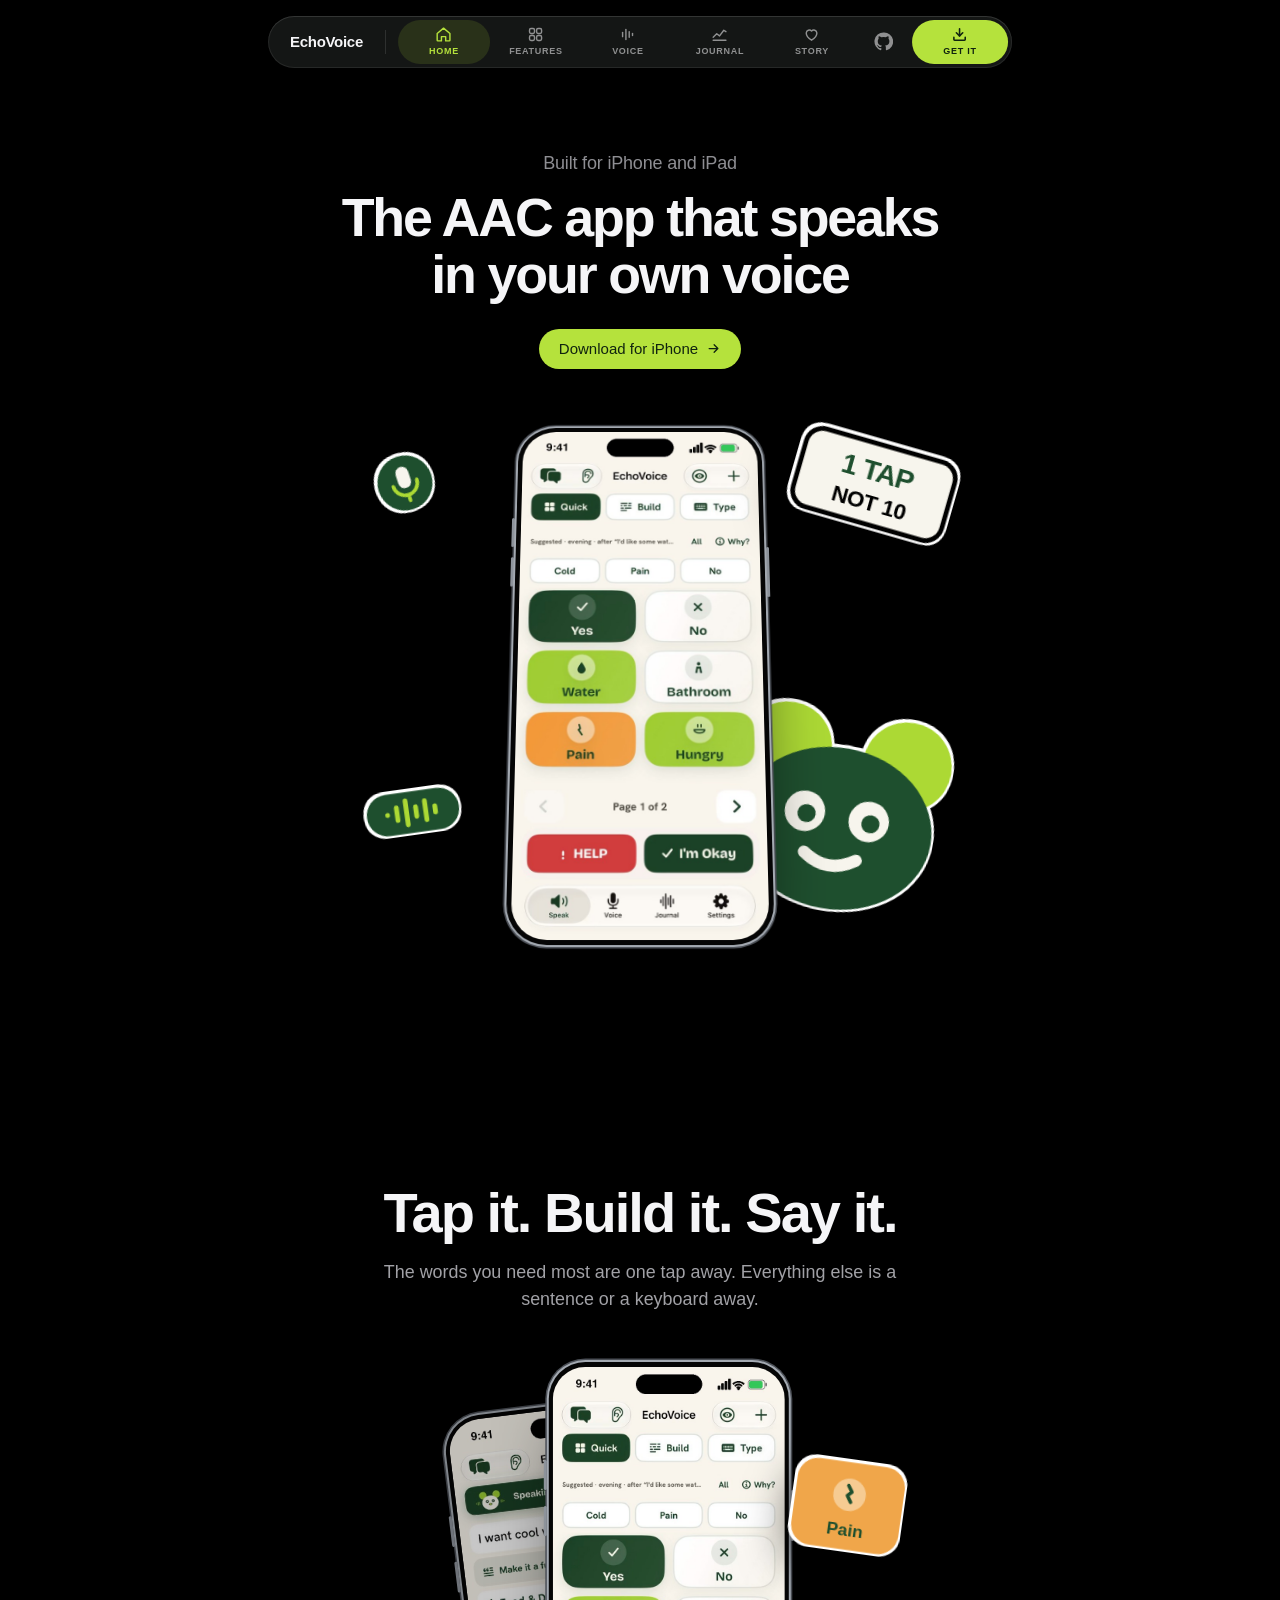
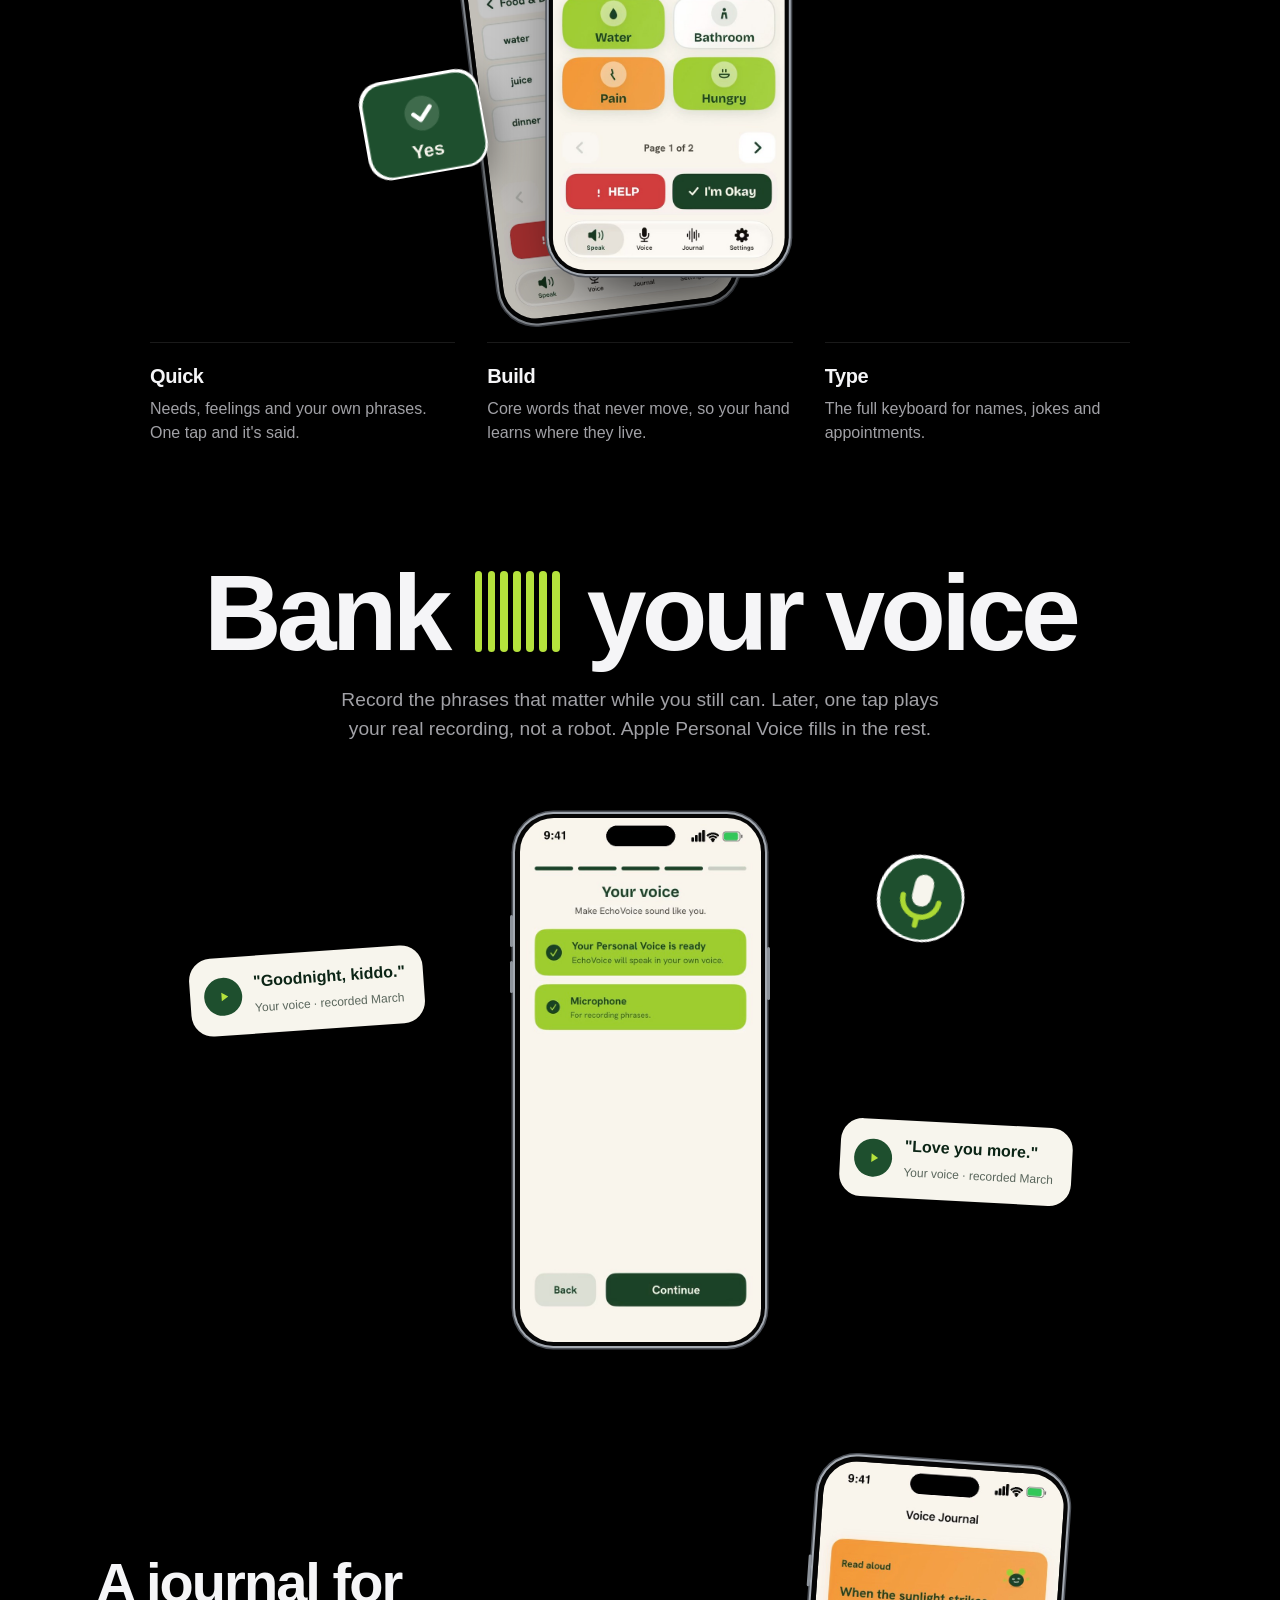
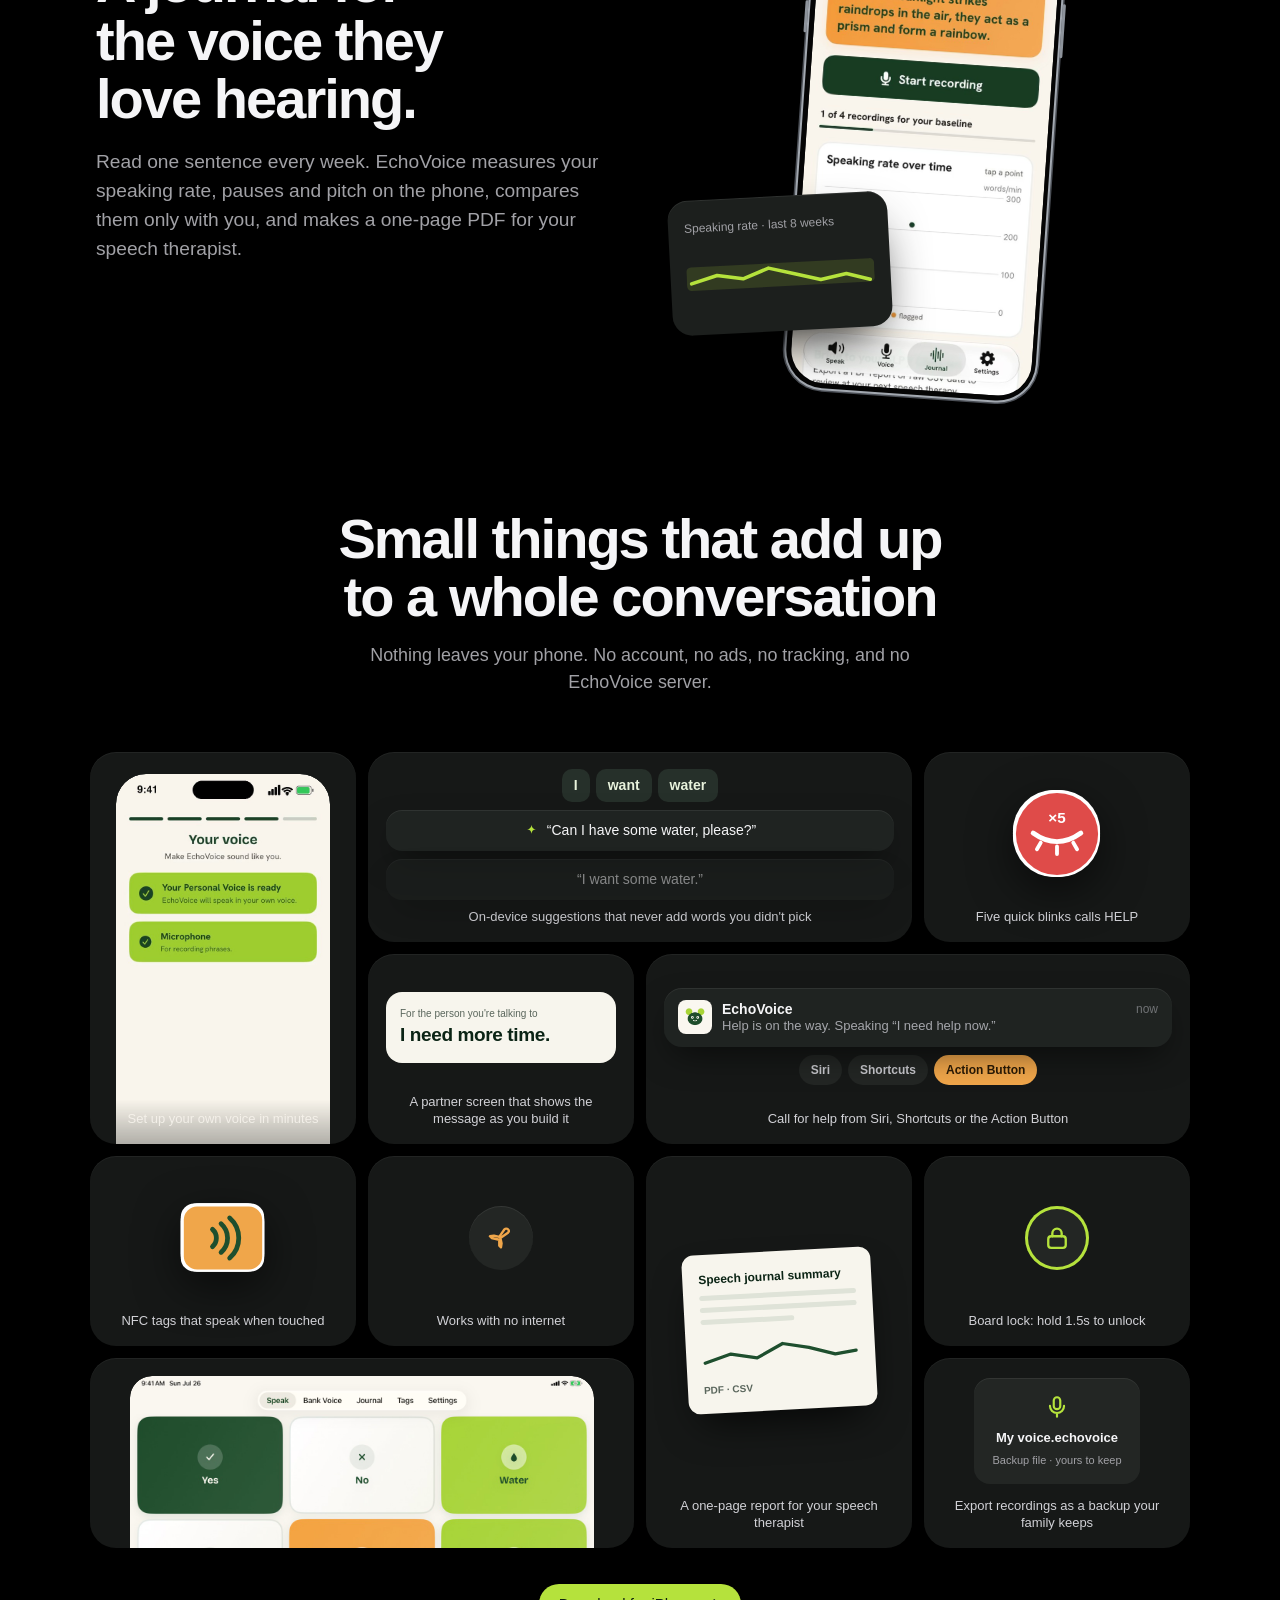
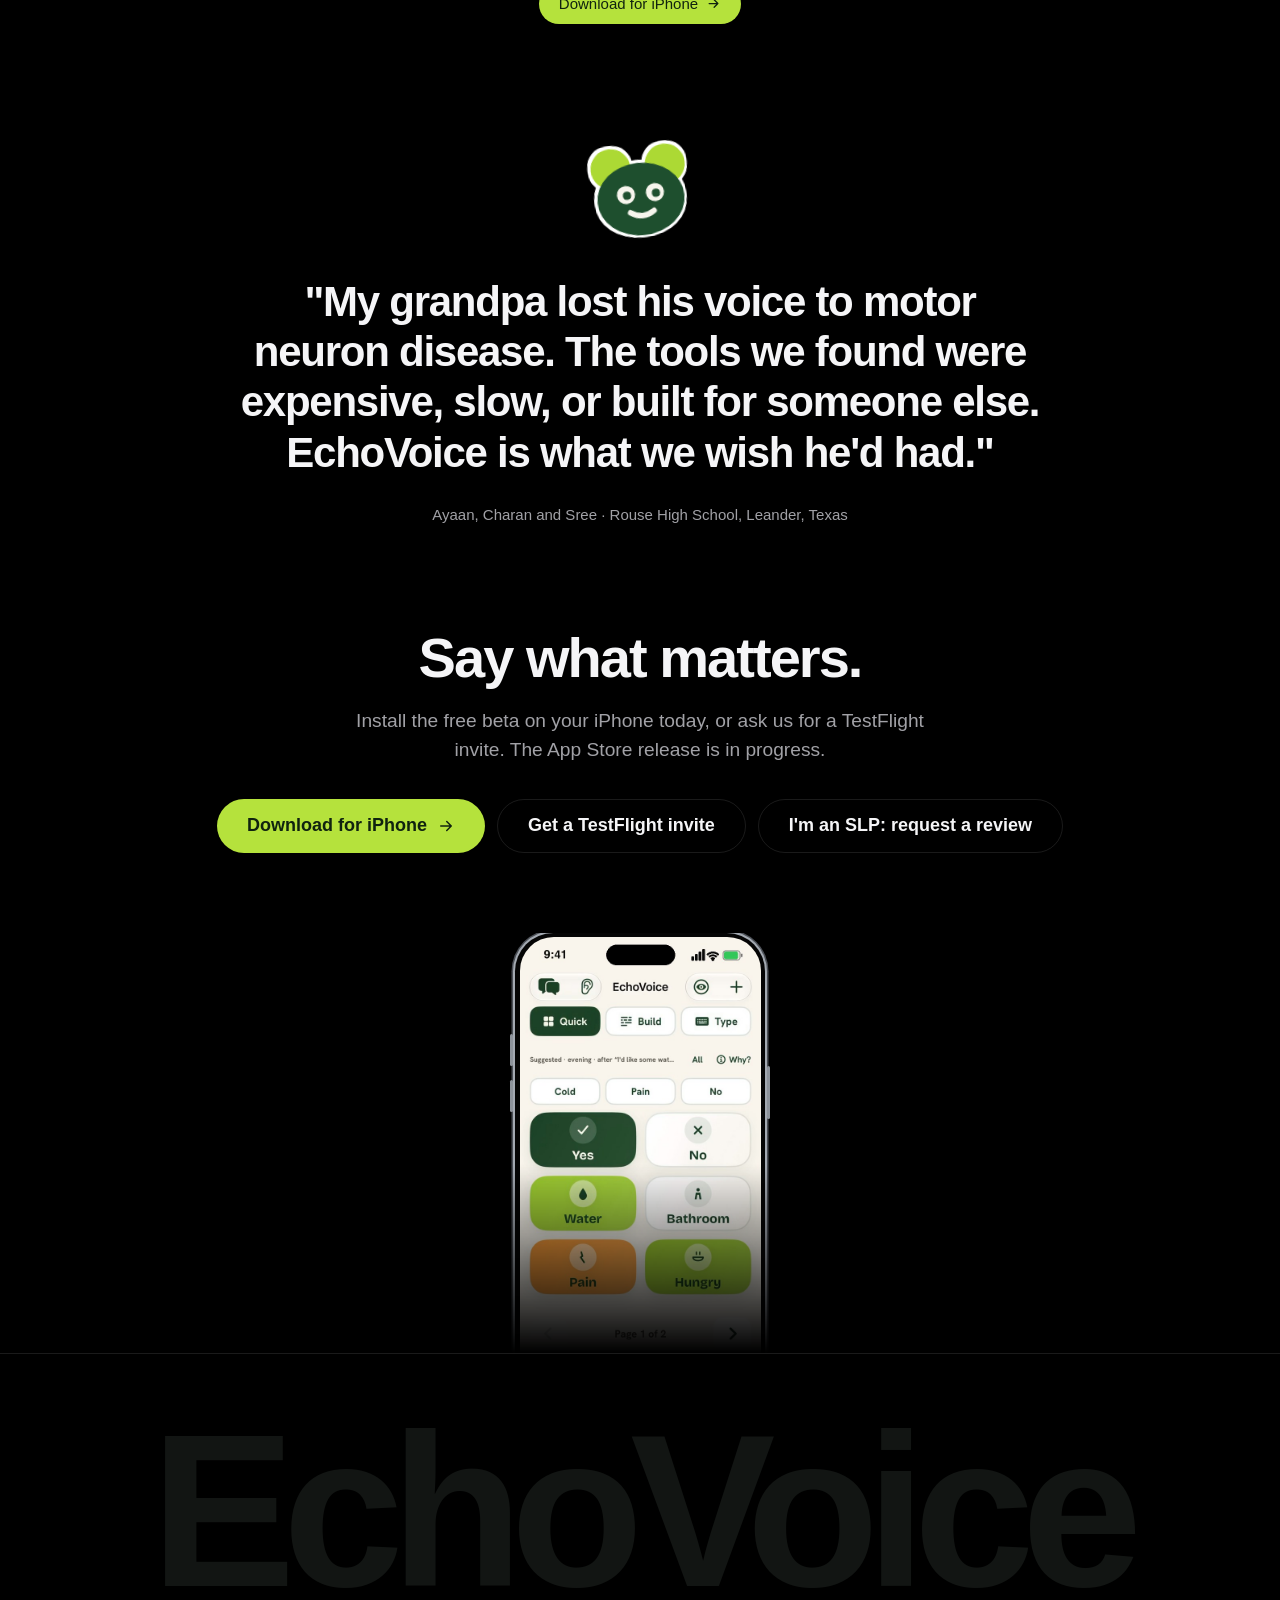
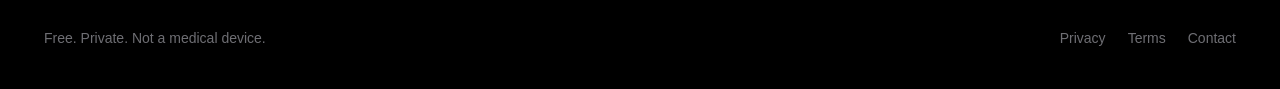
<file: docs/index.html>
<!doctype html>
<html lang="en">
<head>
  <meta charset="utf-8">
  <meta name="viewport" content="width=device-width, initial-scale=1, viewport-fit=cover">
  <title>EchoVoice · Say what matters</title>
  <meta name="description" content="EchoVoice is a free, private AAC app for iPhone and iPad. One-tap phrases, sentence building, typing, and phrases in your own recorded voice.">
  <meta name="theme-color" content="#000000">
  <link rel="icon" href="assets/app-icon.png" type="image/png">
  <link rel="apple-touch-icon" href="assets/app-icon.png">
  <link rel="preload" as="image" href="assets/shots/iphone-1-board.jpg">
  <link rel="stylesheet" href="site.css">
</head>
<body>
  <a class="skip" href="#main">Skip to content</a>

  <!-- Dock header: icon over label. Becomes a bottom tab bar on phones. -->
  <header class="dock" aria-label="Main">
    <a class="dock-brand" href="#top">EchoVoice</a>
    <span class="dock-rule" aria-hidden="true"></span>
    <nav class="dock-tabs">
      <span class="dock-ind" aria-hidden="true"></span>
      <a class="dock-tab" href="#top" style="--n:0"><svg class="i" viewBox="0 0 24 24"><path class="ic-house" d="M3 10.5 12 3l9 7.5V20a1 1 0 0 1-1 1h-5v-6h-6v6H4a1 1 0 0 1-1-1z"/></svg>Home</a>
      <a class="dock-tab" href="#features" style="--n:1"><svg class="i ic-grid" viewBox="0 0 24 24"><rect x="3.5" y="3.5" width="7" height="7" rx="2"/><rect x="13.5" y="3.5" width="7" height="7" rx="2"/><rect x="13.5" y="13.5" width="7" height="7" rx="2"/><rect x="3.5" y="13.5" width="7" height="7" rx="2"/></svg>Features</a>
      <a class="dock-tab" href="#voice" style="--n:2"><svg class="i ic-bars" viewBox="0 0 24 24"><line x1="5" y1="9" x2="5" y2="15"/><line x1="9.67" y1="5" x2="9.67" y2="19"/><line x1="14.33" y1="8" x2="14.33" y2="16"/><line x1="19" y1="10.5" x2="19" y2="13.5"/></svg>Voice</a>
      <a class="dock-tab" href="#journal" style="--n:3"><svg class="i" viewBox="0 0 24 24"><polyline class="ic-line" points="3 16 8 11 12 14 18 6 21 8"/><path d="M3 20h18"/></svg>Journal</a>
      <a class="dock-tab wide" href="#story" style="--n:4"><svg class="i" viewBox="0 0 24 24"><path class="ic-heart" d="M12 20s-7.5-4.6-7.5-10.2A4.3 4.3 0 0 1 12 7.2a4.3 4.3 0 0 1 7.5 2.6C19.5 15.4 12 20 12 20z"/></svg>Story</a>
    </nav>
    <a class="dock-gh" href="https://github.com/ayaanrustagi/echovoice" aria-label="EchoVoice on GitHub" style="--n:5"><svg viewBox="0 0 24 24" fill="currentColor"><path d="M12 .5a11.5 11.5 0 0 0-3.64 22.41c.58.1.79-.25.79-.56v-2c-3.2.7-3.88-1.37-3.88-1.37-.52-1.33-1.28-1.69-1.28-1.69-1.05-.71.08-.7.08-.7 1.15.08 1.76 1.19 1.76 1.19 1.03 1.76 2.7 1.25 3.36.96.1-.75.4-1.25.73-1.54-2.55-.29-5.24-1.28-5.24-5.68 0-1.25.45-2.28 1.18-3.08-.12-.29-.51-1.46.11-3.05 0 0 .97-.31 3.17 1.18a11 11 0 0 1 5.78 0c2.2-1.49 3.17-1.18 3.17-1.18.63 1.59.23 2.76.11 3.05.74.8 1.18 1.83 1.18 3.08 0 4.41-2.69 5.38-5.25 5.67.41.36.78 1.06.78 2.14v3.17c0 .31.21.67.8.56A11.5 11.5 0 0 0 12 .5z"/></svg></a>
    <a class="dock-get" href="install/" style="--n:5"><svg class="i" viewBox="0 0 24 24"><g class="ic-arrow"><path d="M12 4v10"/><path d="m7.5 9.5 4.5 4.5 4.5-4.5"/></g><path d="M4 16v3a1 1 0 0 0 1 1h14a1 1 0 0 0 1-1v-3"/></svg>Get it</a>
  </header>

  <main id="main">
    <!-- ───────── Hero ───────── -->
    <section class="hero" id="top">
      <a class="mob-brand load" style="--d:0" href="#top">EchoVoice</a>
      <p class="kicker load" style="--d:0">Built for iPhone and iPad</p>
      <h1 class="load" style="--d:1">The AAC app that speaks<br>in your own voice</h1>
      <a class="cta cta-sm load" style="--d:2" href="install/">Download for iPhone <svg class="i"><use href="#i-arrow"/></svg></a>

      <div class="stage" aria-hidden="true">
        <span class="sticker s-mic"     style="--r:-18deg; --x:26%; --y:8%;  --t:5.2s"><svg><use href="#st-mic"/></svg></span>
        <span class="sticker s-onetap"   style="--r:16deg;  --x:64%; --y:6%;  --t:7s"><svg><use href="#st-onetap"/></svg></span>
        <span class="sticker s-bigbear" style="--r:10deg;  --x:57%; --y:44%; --t:8s"><svg><use href="#st-bear"/></svg></span>
        <span class="sticker s-wave"    style="--r:-8deg;  --x:25%; --y:58%; --t:6.4s"><svg><use href="#st-wave"/></svg></span>

        <div class="hero-tilt">
          <figure class="iphone hero-phone">
            <img src="assets/shots/iphone-1-board.jpg" alt="" width="598" height="1300" fetchpriority="high">
            <span class="tap" id="tap"></span>
          </figure>
          <p class="said" id="said"><span id="saidText">Can I have some water?</span></p>
        </div>
      </div>
    </section>

    <!-- ───────── Three ways ───────── -->
    <section class="block" id="features">
      <header class="head pop">
        <h2>Tap it. Build it. Say it.</h2>
        <p>The words you need most are one tap away. Everything else is a sentence or a keyboard away.</p>
      </header>
      <div class="duo" data-scrub>
        <figure class="iphone duo-back"><img src="assets/shots/iphone-4-settings.jpg" alt="EchoVoice Build tab: the sentence I want cool water being spoken" width="598" height="1300" loading="lazy"></figure>
        <figure class="iphone duo-front"><img src="assets/shots/iphone-1-board.jpg" alt="EchoVoice Quick tab with Yes, No, Water, Bathroom, Pain, Hungry, HELP and I'm Okay" width="598" height="1300" loading="lazy"></figure>
        <span class="sticker s-tile-a pop" style="--r:-10deg"><svg><use href="#st-yes"/></svg></span>
        <span class="sticker s-tile-b pop" style="--r:8deg"><svg><use href="#st-pain"/></svg></span>
      </div>
      <ul class="points">
        <li class="pop"><b>Quick</b>Needs, feelings and your own phrases. One tap and it's said.</li>
        <li class="pop"><b>Build</b>Core words that never move, so your hand learns where they live.</li>
        <li class="pop"><b>Type</b>The full keyboard for names, jokes and appointments.</li>
      </ul>
    </section>

    <!-- ───────── Voice bank ───────── -->
    <section class="block bank-block" id="voice">
      <h2 class="mega pop">Bank <span class="inline-wave" aria-hidden="true"><i></i><i></i><i></i><i></i><i></i><i></i><i></i></span> your voice</h2>
      <p class="lead pop">Record the phrases that matter while you still can. Later, one tap plays your real recording, not a robot. Apple Personal Voice fills in the rest.</p>
      <div class="bank-stage">
        <figure class="iphone bank-phone slide-up"><img src="assets/shots/iphone-2-banking.jpg" alt="Setup screen: Your Personal Voice is ready, EchoVoice will speak in your own voice" width="598" height="1300" loading="lazy"></figure>
        <div class="quote-card q1 pop"><span class="play"><svg class="i"><use href="#i-play"/></svg></span><div><b>"Goodnight, kiddo."</b><small>Your voice · recorded March</small></div></div>
        <div class="quote-card q2 pop"><span class="play"><svg class="i"><use href="#i-play"/></svg></span><div><b>"Love you more."</b><small>Your voice · recorded March</small></div></div>
        <span class="sticker s-bank-mic pop" style="--r:14deg"><svg><use href="#st-mic"/></svg></span>
      </div>
    </section>

    <!-- ───────── Journal ───────── -->
    <section class="block split" id="journal">
      <div class="split-copy">
        <h2 class="pop">A journal for the voice they love hearing.</h2>
        <p class="lead pop">Read one sentence every week. EchoVoice measures your speaking rate, pauses and pitch on the phone, compares them only with you, and makes a one-page PDF for your speech therapist.</p>
        <p class="note pop">Not a medical device. It doesn't diagnose or monitor any condition.</p>
      </div>
      <div class="split-art">
        <figure class="iphone tilt-r slide-up"><img src="assets/shots/iphone-3-journal.jpg" alt="Voice Journal screen asking you to read a sentence aloud" width="598" height="1300" loading="lazy"></figure>
        <div class="mini-chart pop" aria-hidden="true">
          <small>Speaking rate · last 8 weeks</small>
          <svg viewBox="0 0 160 56"><rect x="0" y="16" width="160" height="20" rx="4"/><polyline points="4,30 26,24 48,28 70,20 92,26 114,32 136,28 156,34"/></svg>
        </div>
      </div>
    </section>

    <!-- ───────── Everything inside (bento) ───────── -->
    <section class="block" id="everything">
      <header class="head pop">
        <h2>Small things that add up<br>to a whole conversation</h2>
        <p>Nothing leaves your phone. No account, no ads, no tracking, and no EchoVoice server.</p>
      </header>
      <div class="bento">
        <article class="tile b-voice pop">
          <div class="b-art crop-phone"><img src="assets/shots/iphone-2-banking.jpg" alt="" width="598" height="1300" loading="lazy"></div>
          <p>Set up your own voice in minutes</p>
        </article>

        <article class="tile b-suggest pop">
          <div class="b-art">
            <div class="chips-row"><span>I</span><span>want</span><span>water</span></div>
            <div class="suggest float-card"><svg class="i"><use href="#i-spark2"/></svg>“Can I have some water, please?”</div>
            <div class="suggest float-card dim">“I want some water.”</div>
          </div>
          <p>On-device suggestions that never add words you didn't pick</p>
        </article>

        <article class="tile b-blink pop">
          <div class="b-art center"><svg class="b-sticker"><use href="#st-blink"/></svg></div>
          <p>Five quick blinks calls HELP</p>
        </article>

        <article class="tile b-partner pop">
          <div class="b-art center">
            <div class="partner"><small>For the person you're talking to</small><b>I need more time.</b></div>
          </div>
          <p>A partner screen that shows the message as you build it</p>
        </article>

        <article class="tile b-siri pop">
          <div class="b-art">
            <div class="notif float-card"><img src="assets/app-icon.png" alt="" width="34" height="34"><div><b>EchoVoice</b><span>Help is on the way. Speaking “I need help now.”</span></div><time>now</time></div>
            <div class="action-row"><span class="act">Siri</span><span class="act">Shortcuts</span><span class="act on">Action Button</span></div>
          </div>
          <p>Call for help from Siri, Shortcuts or the Action Button</p>
        </article>

        <article class="tile b-nfc pop">
          <div class="b-art center"><svg class="b-sticker"><use href="#st-nfc"/></svg></div>
          <p>NFC tags that speak when touched</p>
        </article>

        <article class="tile b-offline pop">
          <div class="b-art center"><span class="round"><svg class="i"><use href="#i-plane"/></svg></span></div>
          <p>Works with no internet</p>
        </article>

        <article class="tile b-pdf pop">
          <div class="b-art center">
            <div class="doc"><b>Speech journal summary</b><i></i><i></i><i class="short"></i><svg viewBox="0 0 120 34"><polyline points="2,24 22,18 42,22 62,12 82,16 102,22 118,20"/></svg><span>PDF · CSV</span></div>
          </div>
          <p>A one-page report for your speech therapist</p>
        </article>

        <article class="tile b-lock pop">
          <div class="b-art center"><span class="round lock-ring"><svg class="i"><use href="#i-lock"/></svg></span></div>
          <p>Board lock: hold 1.5s to unlock</p>
        </article>

        <article class="tile b-ipad pop">
          <div class="b-art crop-ipad"><img src="assets/shots/ipad-1-board.jpg" alt="" width="1200" height="1600" loading="lazy"></div>
          <p>Up to 64 phrases a page on iPad</p>
        </article>
        <article class="tile b-backup pop">
          <div class="b-art center"><div class="file"><svg class="i"><use href="#i-mic"/></svg><b>My voice.echovoice</b><small>Backup file · yours to keep</small></div></div>
          <p>Export recordings as a backup your family keeps</p>
        </article>
      </div>
      <a class="cta cta-sm pop bento-cta" href="install/">Download for iPhone <svg class="i"><use href="#i-arrow"/></svg></a>
    </section>

    <!-- ───────── Story + get it ───────── -->
    <section class="block story get" id="story">
      <span class="sticker s-story pop" style="--r:-6deg"><svg><use href="#st-bear"/></svg></span>
      <blockquote class="pop">
        <p>"My grandpa lost his voice to motor neuron disease. The tools we found were expensive, slow, or built for someone else. EchoVoice is what we wish he'd had."</p>
        <footer>Ayaan, Charan and Sree · Rouse High School, Leander, Texas</footer>
      </blockquote>
      <h2 class="pop">Say what matters.</h2>
      <p class="lead pop">Install the free beta on your iPhone today, or ask us for a TestFlight invite. The App Store release is in progress.</p>
      <div class="get-row pop">
        <a class="cta" href="install/">Download for iPhone <svg class="i"><use href="#i-arrow"/></svg></a>
        <a class="cta ghost" href="mailto:ayaan.rustagi2010@gmail.com?subject=EchoVoice%20beta">Get a TestFlight invite</a>
        <a class="cta ghost" href="mailto:ayaan.rustagi2010@gmail.com?subject=EchoVoice%20review">I'm an SLP: request a review</a>
      </div>
      <div class="peek-wrap" aria-hidden="true">
        <figure class="iphone peek slide-up"><img src="assets/shots/iphone-1-board.jpg" alt="" width="598" height="1300" loading="lazy"></figure>
      </div>
    </section>
  </main>

  <footer class="foot">
    <p class="wordmark" aria-hidden="true">EchoVoice</p>
    <div class="foot-row">
      <span>Free. Private. Not a medical device.</span>
      <nav aria-label="Footer">
        <a href="privacy/">Privacy</a>
        <a href="terms/">Terms</a>
        <a href="mailto:ayaan.rustagi2010@gmail.com">Contact</a>
      </nav>
    </div>
  </footer>

  <!-- ───────── Icons + stickers (original artwork) ───────── -->
  <svg width="0" height="0" style="position:absolute" aria-hidden="true">
    <defs>
      <symbol id="i-arrow" viewBox="0 0 24 24"><path d="M5 12h14M13 6l6 6-6 6"/></symbol>
      <symbol id="i-book" viewBox="0 0 24 24"><path d="M4 5.5A2.5 2.5 0 0 1 6.5 3H20v15H6.5A2.5 2.5 0 0 0 4 20.5zM4 20.5A2.5 2.5 0 0 0 6.5 23H20v-5"/></symbol>
      <symbol id="i-clock" viewBox="0 0 24 24"><circle cx="12" cy="12" r="8.5"/><path d="M12 7.5V12l3 2"/></symbol>
      <symbol id="i-mic" viewBox="0 0 24 24"><rect x="9" y="3" width="6" height="11" rx="3"/><path d="M5.5 11a6.5 6.5 0 0 0 13 0M12 17.5V21"/></symbol>
      <symbol id="i-play" viewBox="0 0 24 24"><path d="M8 5.5v13l10-6.5z" fill="currentColor" stroke="none"/></symbol>

      <symbol id="i-spark2" viewBox="0 0 24 24"><path d="M12 3c.8 4.6 2.4 6.2 7 7-4.6.8-6.2 2.4-7 7-.8-4.6-2.4-6.2-7-7 4.6-.8 6.2-2.4 7-7z"/></symbol>
      <symbol id="i-plane" viewBox="0 0 24 24"><path d="M10.5 13.5 4 12l-1.5-1.5L6 10l4.5 1L15 4.5c.8-.8 2.2-.8 3 0s.8 2.2 0 3L11.5 12l1 4.5L12 20l-1.5-1.5z"/></symbol>
      <symbol id="i-lock" viewBox="0 0 24 24"><rect x="4.5" y="10.5" width="15" height="10" rx="2.5"/><path d="M8 10.5V8a4 4 0 0 1 8 0v2.5"/></symbol>
      <symbol id="st-bear" viewBox="0 0 120 110"><circle cx="30" cy="30" r="22" fill="#acd934"/><circle cx="90" cy="30" r="22" fill="#acd934"/><ellipse cx="60" cy="66" rx="48" ry="40" fill="#1e4f2e"/><circle cx="44" cy="60" r="10" fill="#f7f5ed"/><circle cx="76" cy="60" r="10" fill="#f7f5ed"/><circle cx="45" cy="61" r="4.5" fill="#1e4f2e"/><circle cx="77" cy="61" r="4.5" fill="#1e4f2e"/><path d="M47 80q13 9 26 0" stroke="#f7f5ed" stroke-width="6" fill="none" stroke-linecap="round"/></symbol>
      <symbol id="st-mic" viewBox="0 0 80 80"><circle cx="40" cy="40" r="38" fill="#1e4f2e"/><rect x="31" y="17" width="18" height="30" rx="9" fill="#f7f5ed"/><path d="M23 40a17 17 0 0 0 34 0M40 57v8" stroke="#acd934" stroke-width="5" fill="none" stroke-linecap="round"/></symbol>
      <symbol id="st-bubble" viewBox="0 0 150 96"><path d="M14 6h122a10 10 0 0 1 10 10v46a10 10 0 0 1-10 10H54l-24 20 4-20H14A10 10 0 0 1 4 62V16A10 10 0 0 1 14 6z" fill="#acd934"/><text x="75" y="48" text-anchor="middle" font-family="-apple-system,Helvetica,Arial" font-weight="800" font-size="21" fill="#10230f">I love you</text></symbol>
      <symbol id="st-heart" viewBox="0 0 80 72"><path d="M40 70S4 48 4 24A18 18 0 0 1 40 14a18 18 0 0 1 36 10c0 24-36 46-36 46z" fill="#f0a64a"/></symbol>
      <symbol id="st-wave" viewBox="0 0 120 56"><rect x="2" y="2" width="116" height="52" rx="26" fill="#1e4f2e"/><g stroke="#acd934" stroke-width="6" stroke-linecap="round"><path d="M28 28v0M40 20v16M52 13v30M64 22v12M76 16v24M88 24v8"/></g></symbol>
      <symbol id="st-help" viewBox="0 0 130 56"><rect x="2" y="2" width="126" height="52" rx="16" fill="#df4b49"/><text x="65" y="37" text-anchor="middle" font-family="-apple-system,Helvetica,Arial" font-weight="900" font-size="24" letter-spacing="2" fill="#fff">! HELP</text></symbol>
      <symbol id="st-spark" viewBox="0 0 60 60"><path d="M30 2c3 18 10 25 28 28-18 3-25 10-28 28-3-18-10-25-28-28C20 27 27 20 30 2z" fill="#acd934"/></symbol>
      <symbol id="st-eye" viewBox="0 0 100 64"><path d="M4 32S24 4 50 4s46 28 46 28-20 28-46 28S4 32 4 32z" fill="#f7f5ed"/><circle cx="50" cy="32" r="17" fill="#1e4f2e"/><circle cx="50" cy="32" r="7" fill="#0b1a10"/><circle cx="56" cy="26" r="4" fill="#fff"/></symbol>
      <symbol id="st-water" viewBox="0 0 110 90"><rect x="2" y="2" width="106" height="86" rx="20" fill="#acd934"/><circle cx="55" cy="34" r="16" fill="#d8ef9a"/><path d="M55 23s-8 9-8 14a8 8 0 0 0 16 0c0-5-8-14-8-14z" fill="#1e4f2e"/><text x="55" y="74" text-anchor="middle" font-family="-apple-system,Helvetica,Arial" font-weight="800" font-size="17" fill="#1e4f2e">Water</text></symbol>
      <symbol id="st-yes" viewBox="0 0 110 90"><rect x="2" y="2" width="106" height="86" rx="20" fill="#1e4f2e"/><circle cx="55" cy="34" r="16" fill="#3f6b4c"/><path d="M47 34l6 6 10-11" stroke="#fff" stroke-width="4" fill="none" stroke-linecap="round" stroke-linejoin="round"/><text x="55" y="74" text-anchor="middle" font-family="-apple-system,Helvetica,Arial" font-weight="800" font-size="17" fill="#f7f5ed">Yes</text></symbol>
      <symbol id="st-pain" viewBox="0 0 110 90"><rect x="2" y="2" width="106" height="86" rx="20" fill="#f0a64a"/><circle cx="55" cy="34" r="16" fill="#f6cb92"/><path d="M53 25l4 6-4 4 4 6" stroke="#1e4f2e" stroke-width="3.5" fill="none" stroke-linecap="round" stroke-linejoin="round"/><text x="55" y="74" text-anchor="middle" font-family="-apple-system,Helvetica,Arial" font-weight="800" font-size="17" fill="#1e4f2e">Pain</text></symbol>
      <symbol id="st-hand" viewBox="0 0 90 90"><circle cx="45" cy="45" r="43" fill="#acd934"/><path d="M36 48V26a5 5 0 0 1 10 0v16m0-4V22a5 5 0 0 1 10 0v18m0-6a5 5 0 0 1 10 0v14c0 12-8 20-19 20h-3c-6 0-11-3-15-8l-8-11a5 5 0 0 1 8-6l3 4" stroke="#1e4f2e" stroke-width="5" fill="none" stroke-linecap="round" stroke-linejoin="round"/></symbol>
      <symbol id="st-head" viewBox="0 0 90 90"><circle cx="45" cy="45" r="43" fill="#f7f5ed"/><circle cx="45" cy="38" r="14" fill="#1e4f2e"/><path d="M22 72a23 23 0 0 1 46 0" fill="#1e4f2e"/><path d="M12 38h8M70 38h8M16 30l-6 8 6 8M74 30l6 8-6 8" stroke="#df4b49" stroke-width="4" fill="none" stroke-linecap="round" stroke-linejoin="round"/></symbol>
      <symbol id="st-blink" viewBox="0 0 90 90"><circle cx="45" cy="45" r="43" fill="#df4b49"/><path d="M20 44q25 18 50 0" stroke="#fff" stroke-width="5" fill="none" stroke-linecap="round"/><path d="M28 54l-4 7M45 58v8M62 54l4 7" stroke="#fff" stroke-width="4" stroke-linecap="round"/><text x="45" y="34" text-anchor="middle" font-family="-apple-system,Helvetica,Arial" font-weight="900" font-size="16" fill="#fff">×5</text></symbol>
      <symbol id="st-nfc" viewBox="0 0 90 90"><rect x="4" y="12" width="82" height="66" rx="14" fill="#f0a64a"/><path d="M34 36a12 12 0 0 1 0 18M43 30a20 20 0 0 1 0 30M52 24a28 28 0 0 1 0 42" stroke="#1e4f2e" stroke-width="5" fill="none" stroke-linecap="round"/></symbol>
      <symbol id="st-aa" viewBox="0 0 90 90"><rect x="4" y="4" width="82" height="82" rx="22" fill="#000"/><text x="45" y="60" text-anchor="middle" font-family="-apple-system,Helvetica,Arial" font-weight="900" font-size="40" fill="#fff">Aa</text><rect x="20" y="68" width="50" height="5" rx="2.5" fill="#acd934"/></symbol>
      <symbol id="st-onetap" viewBox="0 0 170 92"><rect x="3" y="3" width="164" height="86" rx="18" fill="#f7f5ed" stroke="#000" stroke-width="5"/><text x="85" y="42" text-anchor="middle" font-family="-apple-system,Helvetica,Arial" font-weight="900" font-size="30" fill="#1e4f2e" letter-spacing="-1">1 TAP</text><text x="85" y="74" text-anchor="middle" font-family="-apple-system,Helvetica,Arial" font-weight="900" font-size="24" fill="#000" letter-spacing="-.5">NOT 10</text></symbol>
    </defs>
  </svg>

  <script src="site.js" defer></script>
</body>
</html>
</file>
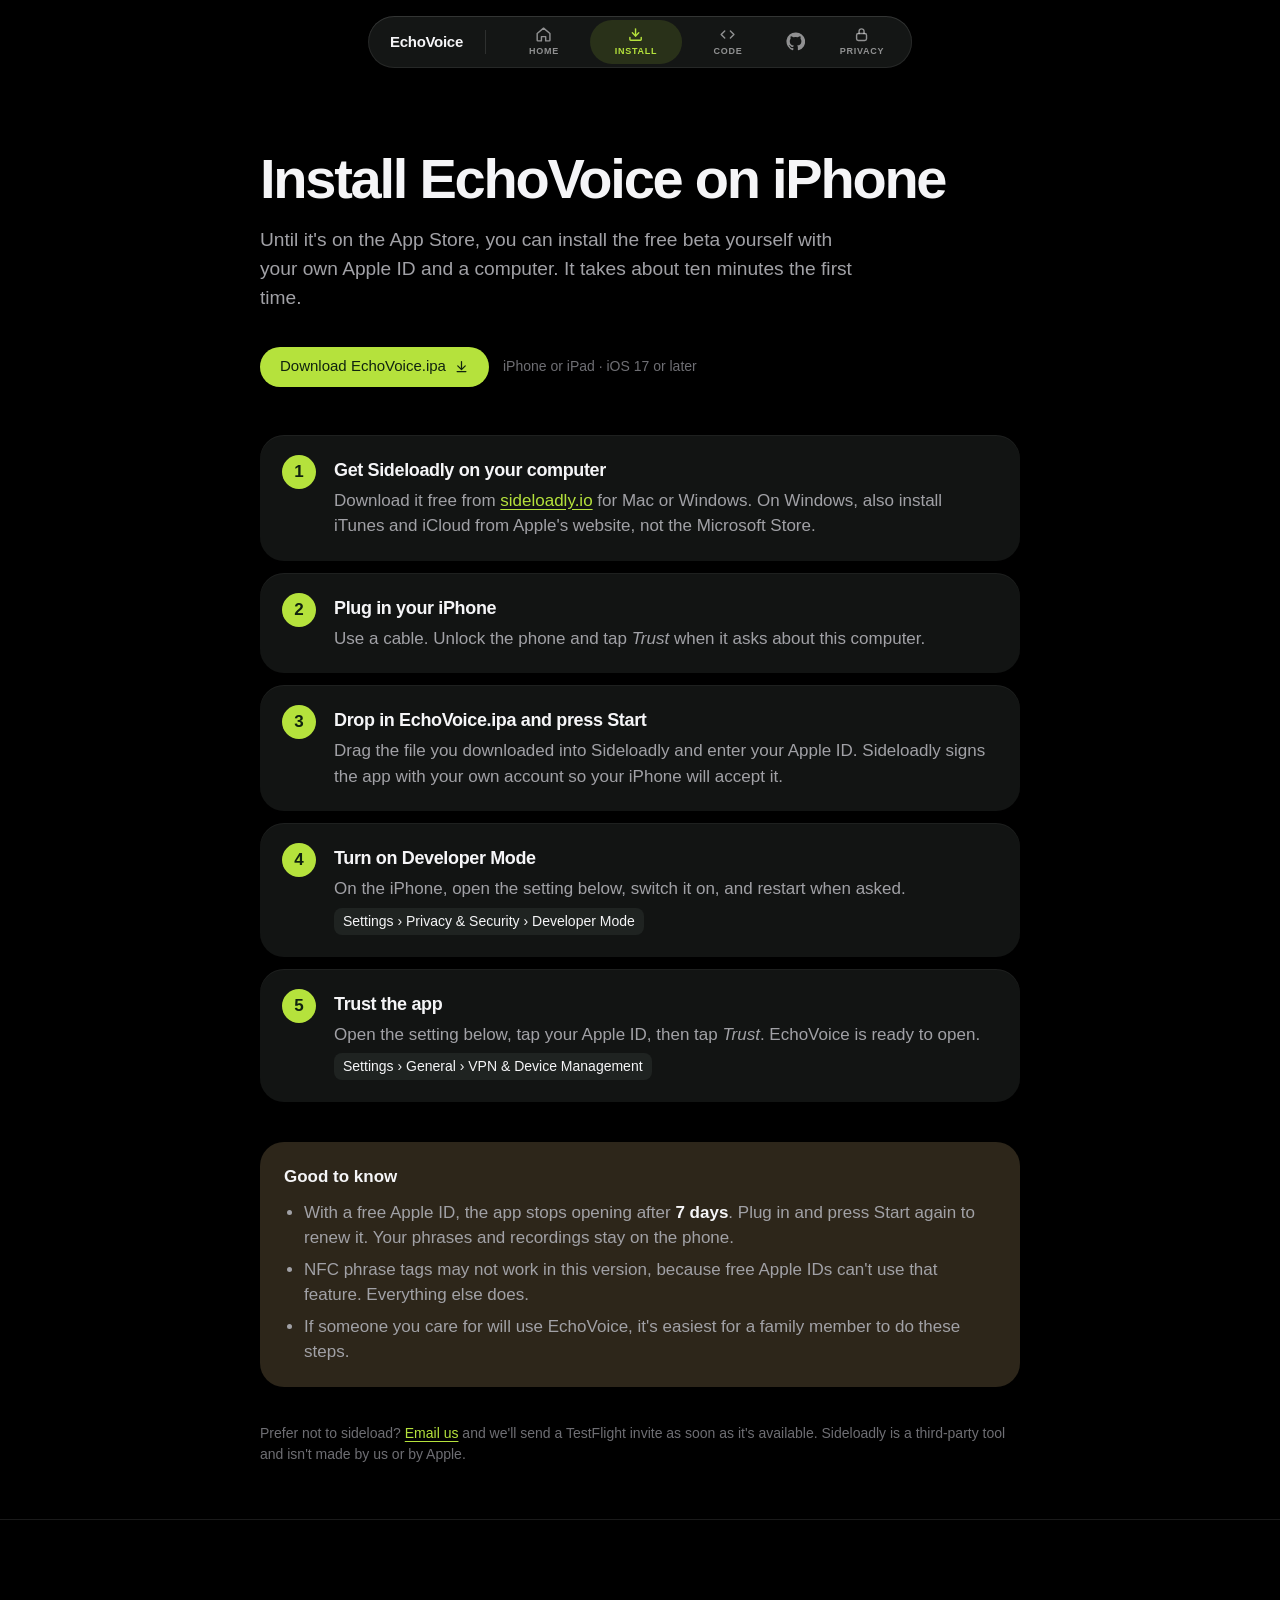
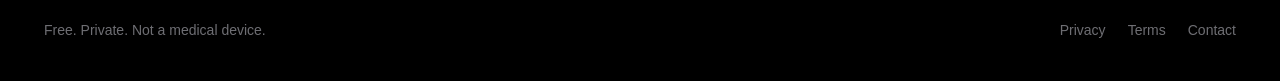
<file: docs/install/index.html>
<!doctype html>
<html lang="en">
<head>
  <meta charset="utf-8">
  <meta name="viewport" content="width=device-width, initial-scale=1, viewport-fit=cover">
  <title>Install EchoVoice</title>
  <meta name="description" content="How to install the EchoVoice beta on your iPhone or iPad with Sideloadly.">
  <meta name="theme-color" content="#000000">
  <link rel="icon" href="../assets/app-icon.png" type="image/png">
  <link rel="stylesheet" href="../site.css">
  <style>
    .install { width: min(760px, 100% - 32px); margin: 0 auto; padding: 150px 0 40px; }
    .install h1 { font-size: clamp(36px, 5vw, 56px); font-weight: 600; letter-spacing: -.04em; }
    .install .lead { margin: 18px 0 0; max-width: 600px; text-align: left; }
    .dl { display: flex; flex-wrap: wrap; align-items: center; gap: 14px; margin: 34px 0 10px; }
    .dl small { color: var(--dim); font-size: 14px; }
    .steps { list-style: none; margin: 48px 0 0; padding: 0; counter-reset: step; display: grid; gap: 12px; }
    .steps li { counter-increment: step; position: relative; padding: 22px 24px 22px 74px; border-radius: 24px; background: #121413; box-shadow: inset 0 1px 0 rgba(255, 255, 255, .05); color: var(--muted); }
    .steps li::before { content: counter(step); position: absolute; left: 22px; top: 20px; width: 34px; height: 34px; border-radius: 50%; display: grid; place-items: center; background: var(--lime); color: var(--lime-ink); font-weight: 700; }
    .steps b { display: block; color: var(--ink); font-size: 18px; letter-spacing: -.02em; margin-bottom: 4px; }
    .steps a, .fine a { color: var(--lime); text-decoration: underline; text-underline-offset: 3px; }
    .path { display: inline-block; margin-top: 6px; padding: 3px 9px; border-radius: 8px; background: #1f2321; color: var(--ink); font-size: 14px; }
    .heads { margin: 40px 0 0; padding: 22px 24px; border-radius: 24px; background: color-mix(in srgb, var(--amber) 12%, #121413); color: var(--muted); }
    .heads b { color: var(--ink); }
    .heads ul { margin: 10px 0 0; padding-left: 20px; display: grid; gap: 6px; }
    .fine { margin-top: 36px; color: var(--dim); font-size: 14px; }
    @media (max-width: 700px) { .install { padding-top: 56px; } }
  </style>
</head>
<body>
  <header class="dock dock-static" aria-label="Main">
    <a class="dock-brand" href="../">EchoVoice</a>
    <span class="dock-rule" aria-hidden="true"></span>
    <nav class="dock-tabs">
      <a class="dock-tab" href="../"><svg class="i" viewBox="0 0 24 24"><path class="ic-house" d="M3 10.5 12 3l9 7.5V20a1 1 0 0 1-1 1h-5v-6h-6v6H4a1 1 0 0 1-1-1z"/></svg>Home</a>
      <a class="dock-tab active" href="./" aria-current="page"><svg class="i" viewBox="0 0 24 24"><g class="ic-arrow"><path d="M12 4v10"/><path d="m7.5 9.5 4.5 4.5 4.5-4.5"/></g><path d="M4 16v3a1 1 0 0 0 1 1h14a1 1 0 0 0 1-1v-3"/></svg>Install</a>
      <a class="dock-tab" href="https://github.com/ayaanrustagi/echovoice"><svg class="i" viewBox="0 0 24 24"><path d="m8 7-5 5 5 5M16 7l5 5-5 5"/></svg>Code</a>
      <a class="dock-gh" href="https://github.com/ayaanrustagi/echovoice" aria-label="EchoVoice on GitHub"><svg viewBox="0 0 24 24" fill="currentColor"><path d="M12 .5a11.5 11.5 0 0 0-3.64 22.41c.58.1.79-.25.79-.56v-2c-3.2.7-3.88-1.37-3.88-1.37-.52-1.33-1.28-1.69-1.28-1.69-1.05-.71.08-.7.08-.7 1.15.08 1.76 1.19 1.76 1.19 1.03 1.76 2.7 1.25 3.36.96.1-.75.4-1.25.73-1.54-2.55-.29-5.24-1.28-5.24-5.68 0-1.25.45-2.28 1.18-3.08-.12-.29-.51-1.46.11-3.05 0 0 .97-.31 3.17 1.18a11 11 0 0 1 5.78 0c2.2-1.49 3.17-1.18 3.17-1.18.63 1.59.23 2.76.11 3.05.74.8 1.18 1.83 1.18 3.08 0 4.41-2.69 5.38-5.25 5.67.41.36.78 1.06.78 2.14v3.17c0 .31.21.67.8.56A11.5 11.5 0 0 0 12 .5z"/></svg></a>
      <a class="dock-tab" href="../privacy/"><svg class="i" viewBox="0 0 24 24"><rect x="5" y="10.5" width="14" height="10" rx="2.5"/><path d="M8.5 10.5V7.5a3.5 3.5 0 0 1 7 0v3"/></svg>Privacy</a>
    </nav>
  </header>

  <main class="install">
    <h1>Install EchoVoice on iPhone</h1>
    <p class="lead">Until it's on the App Store, you can install the free beta yourself with your own Apple ID and a computer. It takes about ten minutes the first time.</p>

    <div class="dl">
      <a class="cta cta-sm" href="https://github.com/ayaanrustagi/echovoice/releases/latest/download/EchoVoice.ipa">Download EchoVoice.ipa <svg class="i" viewBox="0 0 24 24"><path d="M12 4v12M6 11l6 6 6-6M5 20h14"/></svg></a>
      <small>iPhone or iPad · iOS 17 or later</small>
    </div>

    <ol class="steps">
      <li><b>Get Sideloadly on your computer</b>Download it free from <a href="https://sideloadly.io">sideloadly.io</a> for Mac or Windows. On Windows, also install iTunes and iCloud from Apple's website, not the Microsoft Store.</li>
      <li><b>Plug in your iPhone</b>Use a cable. Unlock the phone and tap <em>Trust</em> when it asks about this computer.</li>
      <li><b>Drop in EchoVoice.ipa and press Start</b>Drag the file you downloaded into Sideloadly and enter your Apple ID. Sideloadly signs the app with your own account so your iPhone will accept it.</li>
      <li><b>Turn on Developer Mode</b>On the iPhone, open the setting below, switch it on, and restart when asked.<br><span class="path">Settings › Privacy &amp; Security › Developer Mode</span></li>
      <li><b>Trust the app</b>Open the setting below, tap your Apple ID, then tap <em>Trust</em>. EchoVoice is ready to open.<br><span class="path">Settings › General › VPN &amp; Device Management</span></li>
    </ol>

    <div class="heads">
      <b>Good to know</b>
      <ul>
        <li>With a free Apple ID, the app stops opening after <b>7 days</b>. Plug in and press Start again to renew it. Your phrases and recordings stay on the phone.</li>
        <li>NFC phrase tags may not work in this version, because free Apple IDs can't use that feature. Everything else does.</li>
        <li>If someone you care for will use EchoVoice, it's easiest for a family member to do these steps.</li>
      </ul>
    </div>

    <p class="fine">Prefer not to sideload? <a href="mailto:ayaan.rustagi2010@gmail.com?subject=EchoVoice%20beta">Email us</a> and we'll send a TestFlight invite as soon as it's available. Sideloadly is a third-party tool and isn't made by us or by Apple.</p>
  </main>

  <footer class="foot">
    <div class="foot-row">
      <span>Free. Private. Not a medical device.</span>
      <nav aria-label="Footer"><a href="../privacy/">Privacy</a><a href="../terms/">Terms</a><a href="mailto:ayaan.rustagi2010@gmail.com">Contact</a></nav>
    </div>
  </footer>
</body>
</html>
</file>
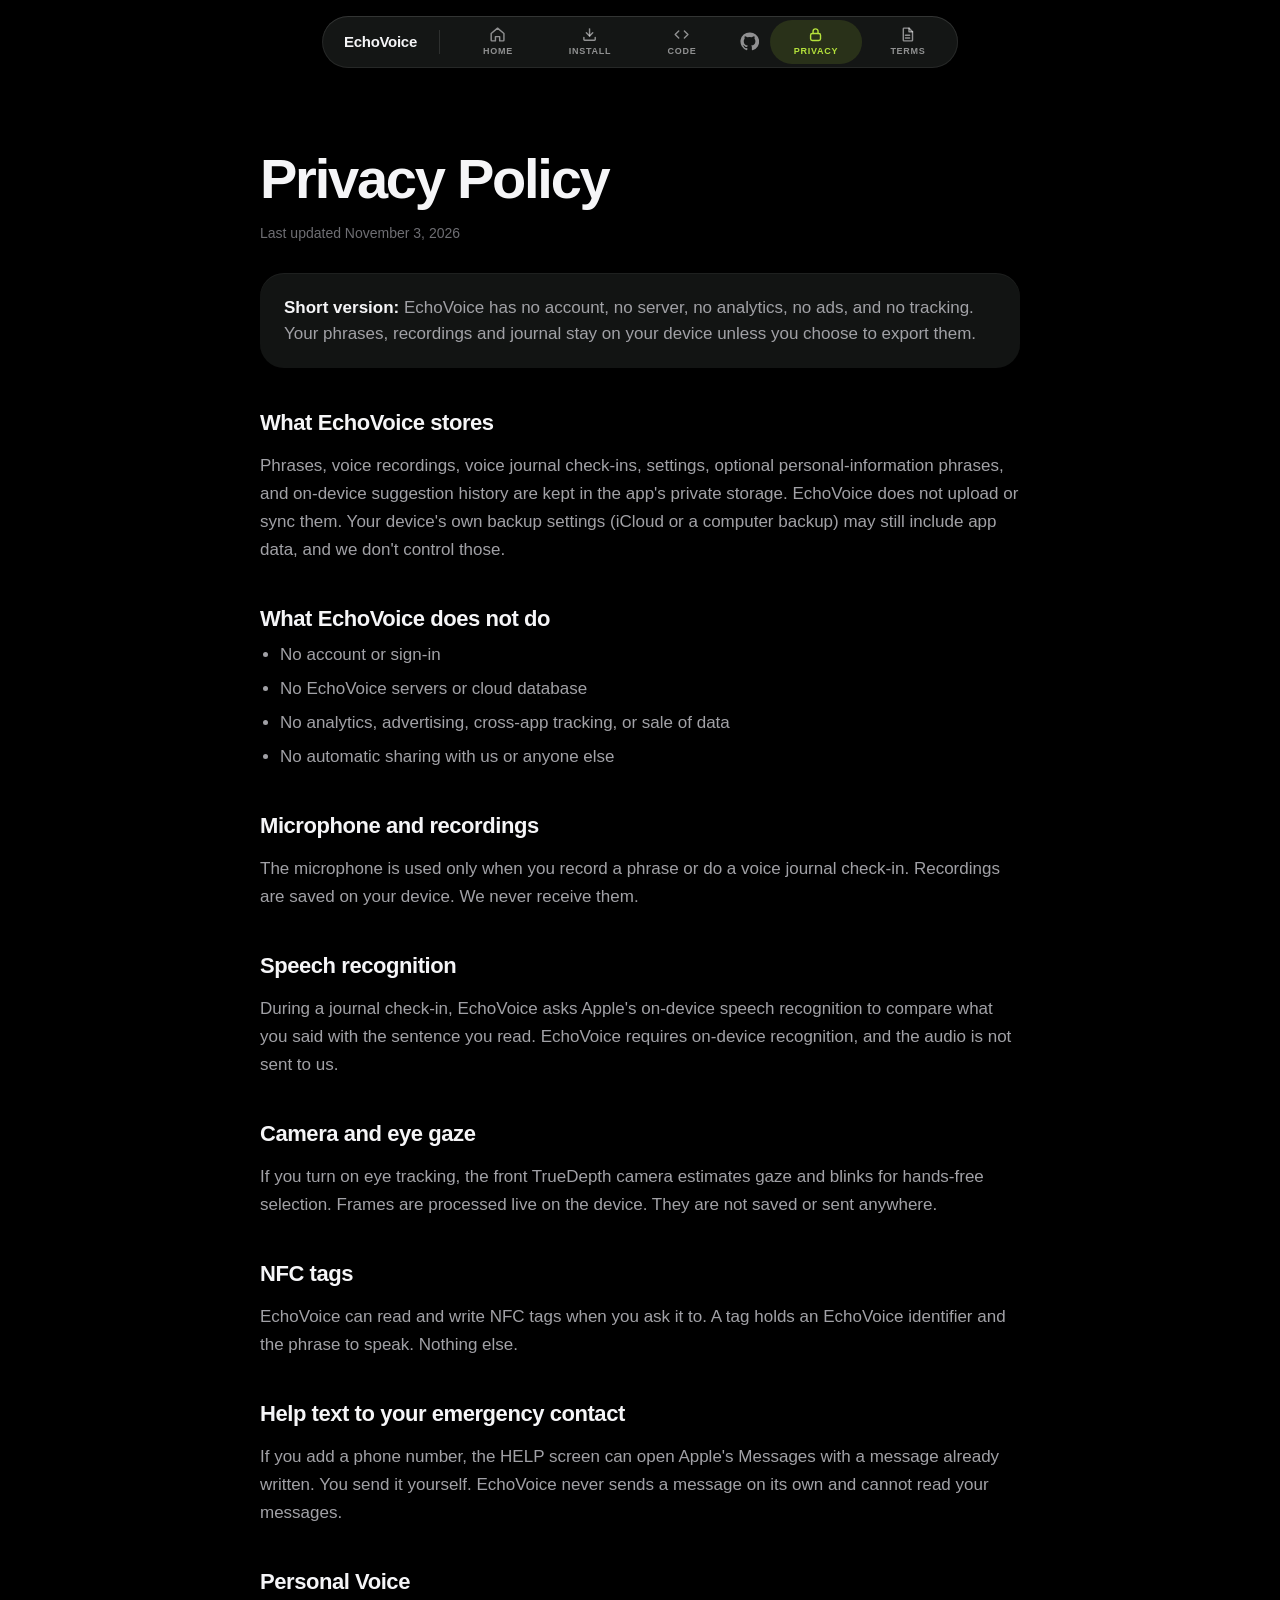
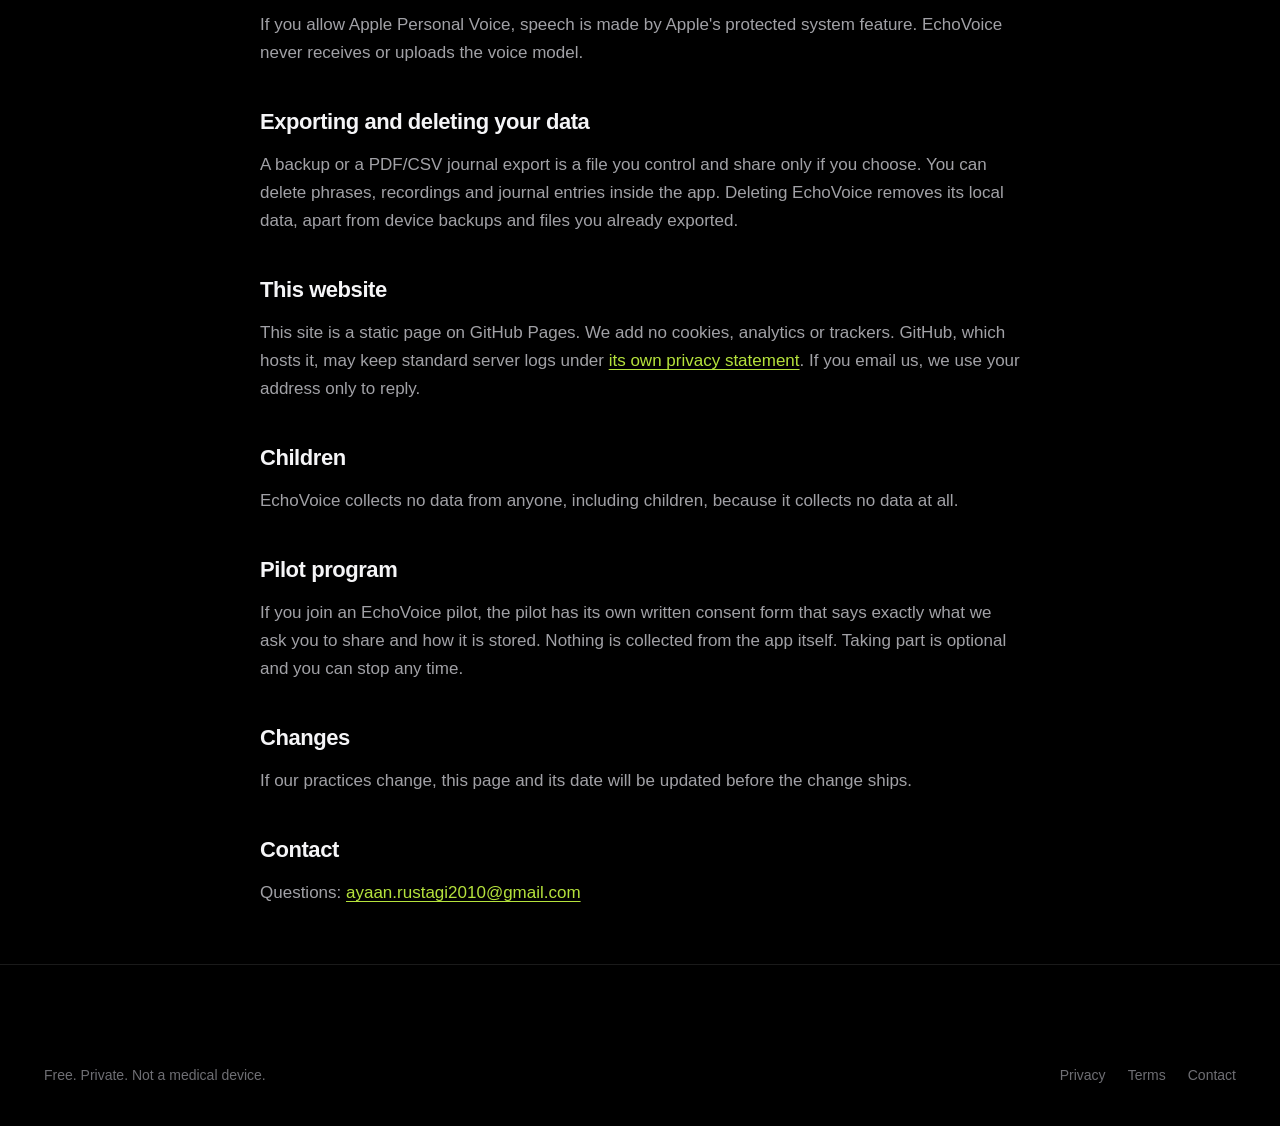
<file: docs/privacy/index.html>
<!doctype html>
<html lang="en">
<head>
  <meta charset="utf-8">
  <meta name="viewport" content="width=device-width, initial-scale=1, viewport-fit=cover">
  <title>Privacy Policy · EchoVoice</title>
  <meta name="description" content="EchoVoice has no account, server, analytics or tracking. Everything stays on your device.">
  <meta name="theme-color" content="#000000">
  <link rel="icon" href="../assets/app-icon.png" type="image/png">
  <link rel="stylesheet" href="../site.css">
  <style>
    .legal { width: min(760px, 100% - 32px); margin: 0 auto; padding: 150px 0 40px; }
    .legal h1 { font-size: clamp(36px, 5vw, 56px); font-weight: 600; letter-spacing: -.04em; }
    .legal .stamp { margin: 14px 0 0; color: var(--dim); font-size: 14px; }
    .legal .sum { margin: 28px 0 0; padding: 22px 24px; border-radius: 24px; background: #121413; box-shadow: inset 0 1px 0 rgba(255,255,255,.05); color: var(--muted); }
    .legal .sum b { color: var(--ink); }
    .legal h2 { margin: 44px 0 10px; font-size: 22px; font-weight: 600; letter-spacing: -.02em; }
    .legal p, .legal li { color: var(--muted); line-height: 1.65; }
    .legal ul { margin: 10px 0 0; padding-left: 20px; display: grid; gap: 6px; }
    .legal a { color: var(--lime); text-decoration: underline; text-underline-offset: 3px; }
    @media (max-width: 700px) { .legal { padding-top: 56px; } }
  </style>
</head>
<body>
  <header class="dock dock-static" aria-label="Main">
    <a class="dock-brand" href="../">EchoVoice</a>
    <span class="dock-rule" aria-hidden="true"></span>
    <nav class="dock-tabs">
      <a class="dock-tab" href="../"><svg class="i" viewBox="0 0 24 24"><path class="ic-house" d="M3 10.5 12 3l9 7.5V20a1 1 0 0 1-1 1h-5v-6h-6v6H4a1 1 0 0 1-1-1z"/></svg>Home</a>
      <a class="dock-tab" href="../install/"><svg class="i" viewBox="0 0 24 24"><g class="ic-arrow"><path d="M12 4v10"/><path d="m7.5 9.5 4.5 4.5 4.5-4.5"/></g><path d="M4 16v3a1 1 0 0 0 1 1h14a1 1 0 0 0 1-1v-3"/></svg>Install</a>
      <a class="dock-tab" href="https://github.com/ayaanrustagi/echovoice"><svg class="i" viewBox="0 0 24 24"><path d="m8 7-5 5 5 5M16 7l5 5-5 5"/></svg>Code</a>
      <a class="dock-gh" href="https://github.com/ayaanrustagi/echovoice" aria-label="EchoVoice on GitHub"><svg viewBox="0 0 24 24" fill="currentColor"><path d="M12 .5a11.5 11.5 0 0 0-3.64 22.41c.58.1.79-.25.79-.56v-2c-3.2.7-3.88-1.37-3.88-1.37-.52-1.33-1.28-1.69-1.28-1.69-1.05-.71.08-.7.08-.7 1.15.08 1.76 1.19 1.76 1.19 1.03 1.76 2.7 1.25 3.36.96.1-.75.4-1.25.73-1.54-2.55-.29-5.24-1.28-5.24-5.68 0-1.25.45-2.28 1.18-3.08-.12-.29-.51-1.46.11-3.05 0 0 .97-.31 3.17 1.18a11 11 0 0 1 5.78 0c2.2-1.49 3.17-1.18 3.17-1.18.63 1.59.23 2.76.11 3.05.74.8 1.18 1.83 1.18 3.08 0 4.41-2.69 5.38-5.25 5.67.41.36.78 1.06.78 2.14v3.17c0 .31.21.67.8.56A11.5 11.5 0 0 0 12 .5z"/></svg></a>
      <a class="dock-tab active" href="../privacy/" aria-current="page"><svg class="i" viewBox="0 0 24 24"><rect x="5" y="10.5" width="14" height="10" rx="2.5"/><path d="M8.5 10.5V7.5a3.5 3.5 0 0 1 7 0v3"/></svg>Privacy</a>
      <a class="dock-tab" href="../terms/"><svg class="i" viewBox="0 0 24 24"><path d="M7 3h7l5 5v12a1 1 0 0 1-1 1H7a1 1 0 0 1-1-1V4a1 1 0 0 1 1-1z"/><path d="M14 3v5h5M9 13h6M9 17h6"/></svg>Terms</a>
    </nav>
  </header>

  <main class="legal">
    <h1>Privacy Policy</h1>
    <p class="stamp">Last updated November 3, 2026</p>
    <div class="sum"><b>Short version:</b> EchoVoice has no account, no server, no analytics, no ads, and no tracking. Your phrases, recordings and journal stay on your device unless you choose to export them.</div>

    <h2>What EchoVoice stores</h2>
    <p>Phrases, voice recordings, voice journal check-ins, settings, optional personal-information phrases, and on-device suggestion history are kept in the app's private storage. EchoVoice does not upload or sync them. Your device's own backup settings (iCloud or a computer backup) may still include app data, and we don't control those.</p>

    <h2>What EchoVoice does not do</h2>
    <ul>
      <li>No account or sign-in</li>
      <li>No EchoVoice servers or cloud database</li>
      <li>No analytics, advertising, cross-app tracking, or sale of data</li>
      <li>No automatic sharing with us or anyone else</li>
    </ul>

    <h2>Microphone and recordings</h2>
    <p>The microphone is used only when you record a phrase or do a voice journal check-in. Recordings are saved on your device. We never receive them.</p>

    <h2>Speech recognition</h2>
    <p>During a journal check-in, EchoVoice asks Apple's on-device speech recognition to compare what you said with the sentence you read. EchoVoice requires on-device recognition, and the audio is not sent to us.</p>

    <h2>Camera and eye gaze</h2>
    <p>If you turn on eye tracking, the front TrueDepth camera estimates gaze and blinks for hands-free selection. Frames are processed live on the device. They are not saved or sent anywhere.</p>

    <h2>NFC tags</h2>
    <p>EchoVoice can read and write NFC tags when you ask it to. A tag holds an EchoVoice identifier and the phrase to speak. Nothing else.</p>

    <h2>Help text to your emergency contact</h2>
    <p>If you add a phone number, the HELP screen can open Apple's Messages with a message already written. You send it yourself. EchoVoice never sends a message on its own and cannot read your messages.</p>

    <h2>Personal Voice</h2>
    <p>If you allow Apple Personal Voice, speech is made by Apple's protected system feature. EchoVoice never receives or uploads the voice model.</p>

    <h2>Exporting and deleting your data</h2>
    <p>A backup or a PDF/CSV journal export is a file you control and share only if you choose. You can delete phrases, recordings and journal entries inside the app. Deleting EchoVoice removes its local data, apart from device backups and files you already exported.</p>

    <h2>This website</h2>
    <p>This site is a static page on GitHub Pages. We add no cookies, analytics or trackers. GitHub, which hosts it, may keep standard server logs under <a href="https://docs.github.com/site-policy/privacy-policies/github-general-privacy-statement">its own privacy statement</a>. If you email us, we use your address only to reply.</p>

    <h2>Children</h2>
    <p>EchoVoice collects no data from anyone, including children, because it collects no data at all.</p>

    <h2>Pilot program</h2>
    <p>If you join an EchoVoice pilot, the pilot has its own written consent form that says exactly what we ask you to share and how it is stored. Nothing is collected from the app itself. Taking part is optional and you can stop any time.</p>

    <h2>Changes</h2>
    <p>If our practices change, this page and its date will be updated before the change ships.</p>

    <h2>Contact</h2>
    <p>Questions: <a href="mailto:ayaan.rustagi2010@gmail.com">ayaan.rustagi2010@gmail.com</a></p>

  </main>

  <footer class="foot">
    <div class="foot-row">
      <span>Free. Private. Not a medical device.</span>
      <nav aria-label="Footer"><a href="../privacy/">Privacy</a><a href="../terms/">Terms</a><a href="mailto:ayaan.rustagi2010@gmail.com">Contact</a></nav>
    </div>
  </footer>
</body>
</html>
</file>
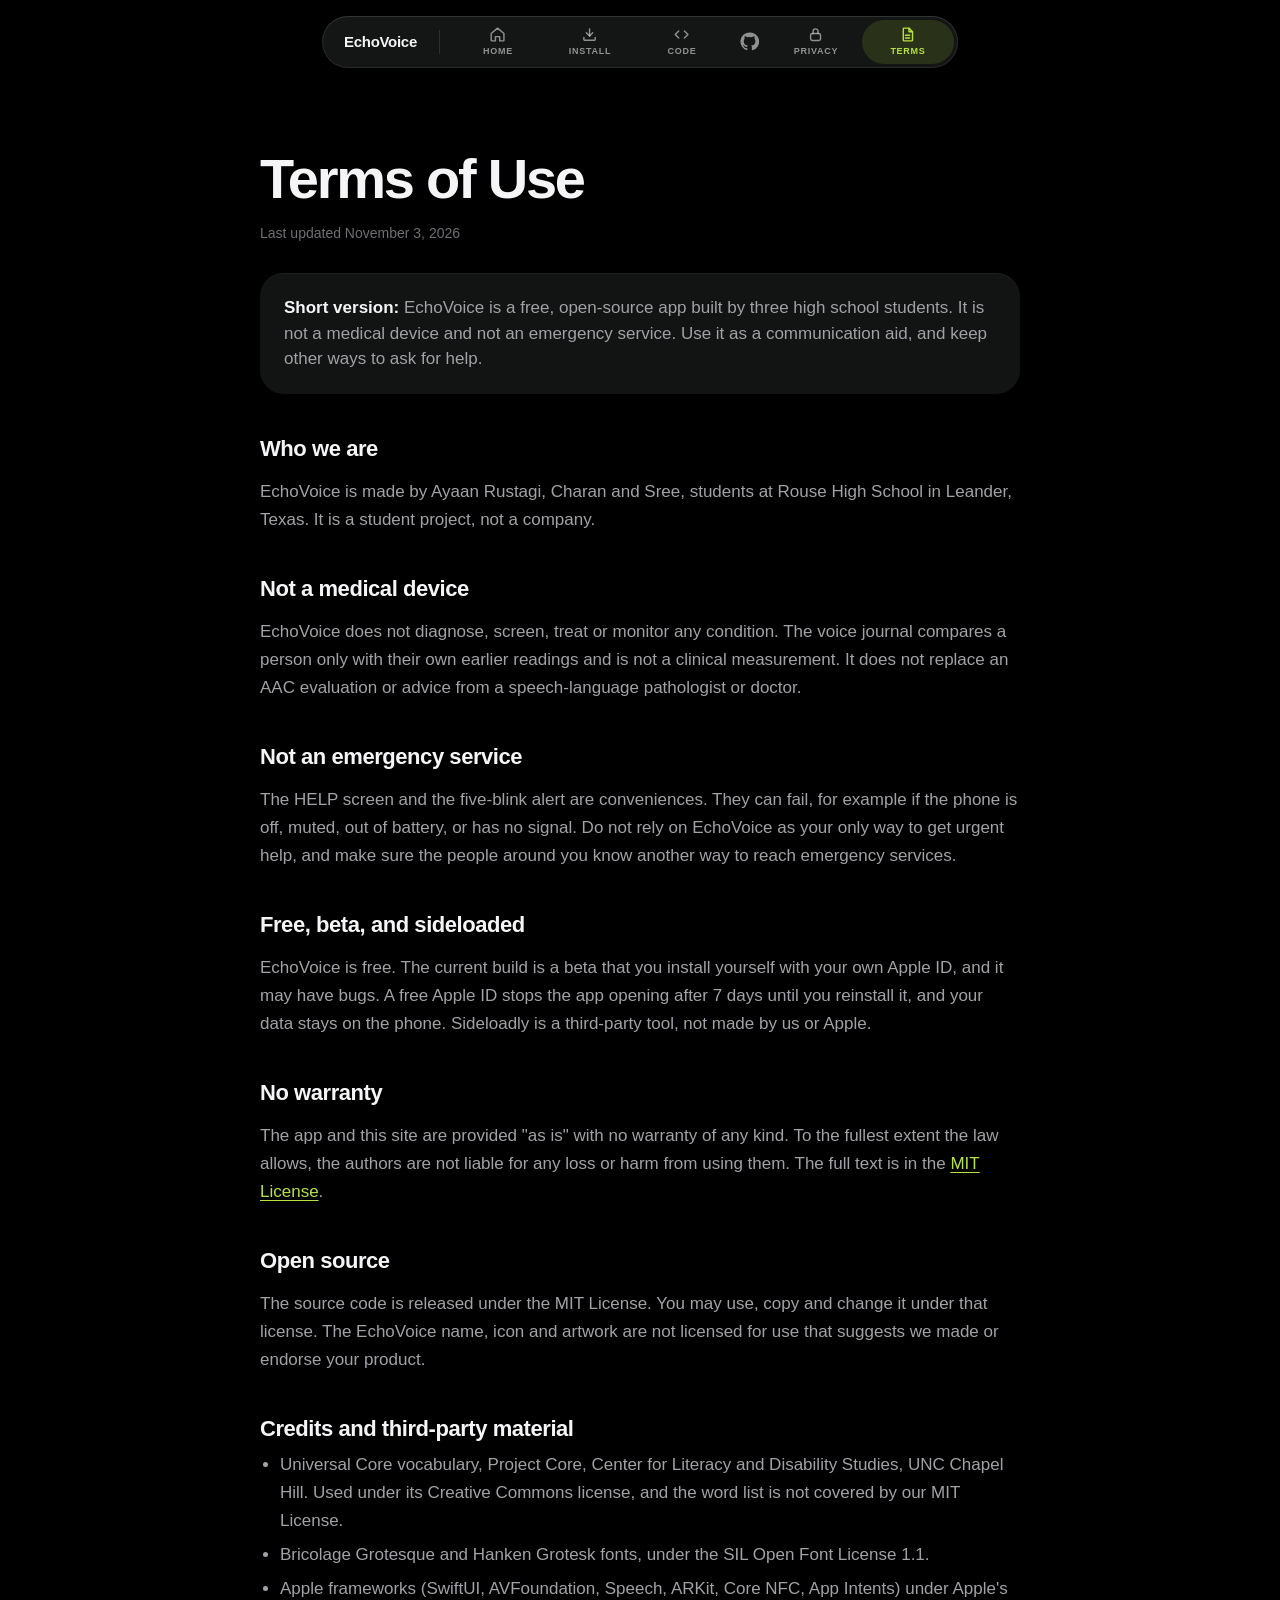
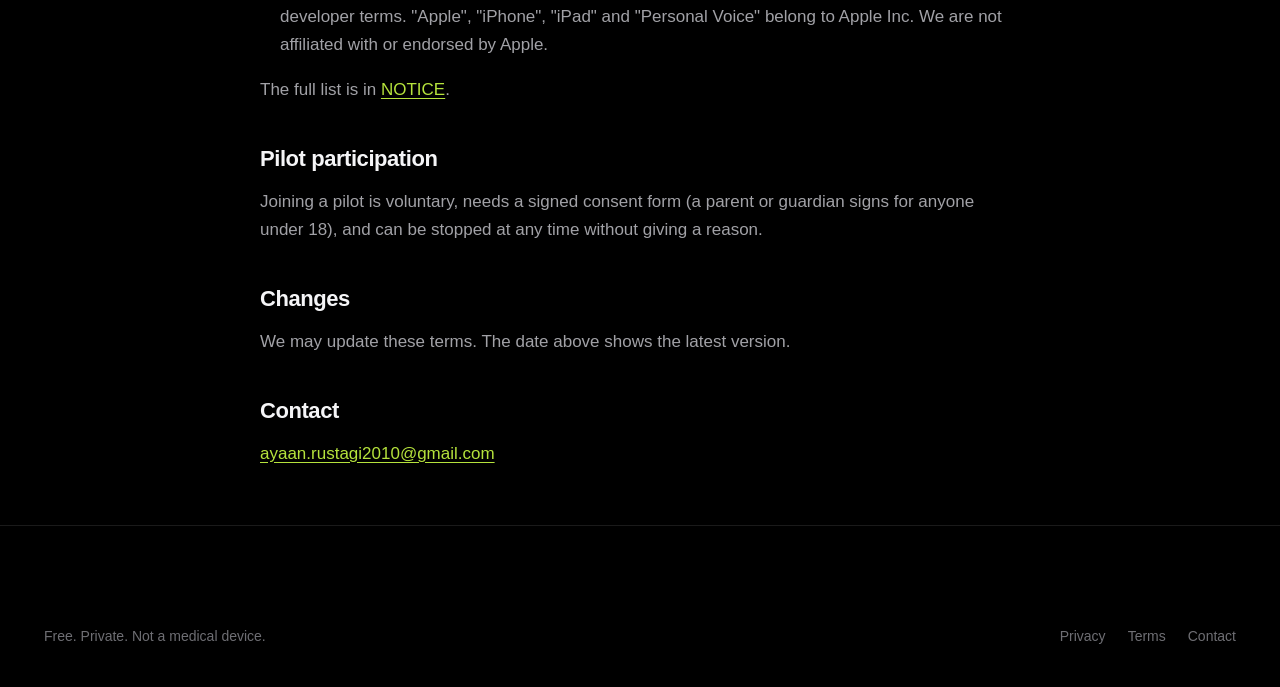
<file: docs/terms/index.html>
<!doctype html>
<html lang="en">
<head>
  <meta charset="utf-8">
  <meta name="viewport" content="width=device-width, initial-scale=1, viewport-fit=cover">
  <title>Terms of Use · EchoVoice</title>
  <meta name="description" content="EchoVoice is a free, open-source student project. It is not a medical device or an emergency service.">
  <meta name="theme-color" content="#000000">
  <link rel="icon" href="../assets/app-icon.png" type="image/png">
  <link rel="stylesheet" href="../site.css">
  <style>
    .legal { width: min(760px, 100% - 32px); margin: 0 auto; padding: 150px 0 40px; }
    .legal h1 { font-size: clamp(36px, 5vw, 56px); font-weight: 600; letter-spacing: -.04em; }
    .legal .stamp { margin: 14px 0 0; color: var(--dim); font-size: 14px; }
    .legal .sum { margin: 28px 0 0; padding: 22px 24px; border-radius: 24px; background: #121413; box-shadow: inset 0 1px 0 rgba(255,255,255,.05); color: var(--muted); }
    .legal .sum b { color: var(--ink); }
    .legal h2 { margin: 44px 0 10px; font-size: 22px; font-weight: 600; letter-spacing: -.02em; }
    .legal p, .legal li { color: var(--muted); line-height: 1.65; }
    .legal ul { margin: 10px 0 0; padding-left: 20px; display: grid; gap: 6px; }
    .legal a { color: var(--lime); text-decoration: underline; text-underline-offset: 3px; }
    @media (max-width: 700px) { .legal { padding-top: 56px; } }
  </style>
</head>
<body>
  <header class="dock dock-static" aria-label="Main">
    <a class="dock-brand" href="../">EchoVoice</a>
    <span class="dock-rule" aria-hidden="true"></span>
    <nav class="dock-tabs">
      <a class="dock-tab" href="../"><svg class="i" viewBox="0 0 24 24"><path class="ic-house" d="M3 10.5 12 3l9 7.5V20a1 1 0 0 1-1 1h-5v-6h-6v6H4a1 1 0 0 1-1-1z"/></svg>Home</a>
      <a class="dock-tab" href="../install/"><svg class="i" viewBox="0 0 24 24"><g class="ic-arrow"><path d="M12 4v10"/><path d="m7.5 9.5 4.5 4.5 4.5-4.5"/></g><path d="M4 16v3a1 1 0 0 0 1 1h14a1 1 0 0 0 1-1v-3"/></svg>Install</a>
      <a class="dock-tab" href="https://github.com/ayaanrustagi/echovoice"><svg class="i" viewBox="0 0 24 24"><path d="m8 7-5 5 5 5M16 7l5 5-5 5"/></svg>Code</a>
      <a class="dock-gh" href="https://github.com/ayaanrustagi/echovoice" aria-label="EchoVoice on GitHub"><svg viewBox="0 0 24 24" fill="currentColor"><path d="M12 .5a11.5 11.5 0 0 0-3.64 22.41c.58.1.79-.25.79-.56v-2c-3.2.7-3.88-1.37-3.88-1.37-.52-1.33-1.28-1.69-1.28-1.69-1.05-.71.08-.7.08-.7 1.15.08 1.76 1.19 1.76 1.19 1.03 1.76 2.7 1.25 3.36.96.1-.75.4-1.25.73-1.54-2.55-.29-5.24-1.28-5.24-5.68 0-1.25.45-2.28 1.18-3.08-.12-.29-.51-1.46.11-3.05 0 0 .97-.31 3.17 1.18a11 11 0 0 1 5.78 0c2.2-1.49 3.17-1.18 3.17-1.18.63 1.59.23 2.76.11 3.05.74.8 1.18 1.83 1.18 3.08 0 4.41-2.69 5.38-5.25 5.67.41.36.78 1.06.78 2.14v3.17c0 .31.21.67.8.56A11.5 11.5 0 0 0 12 .5z"/></svg></a>
      <a class="dock-tab" href="../privacy/"><svg class="i" viewBox="0 0 24 24"><rect x="5" y="10.5" width="14" height="10" rx="2.5"/><path d="M8.5 10.5V7.5a3.5 3.5 0 0 1 7 0v3"/></svg>Privacy</a>
      <a class="dock-tab active" href="../terms/" aria-current="page"><svg class="i" viewBox="0 0 24 24"><path d="M7 3h7l5 5v12a1 1 0 0 1-1 1H7a1 1 0 0 1-1-1V4a1 1 0 0 1 1-1z"/><path d="M14 3v5h5M9 13h6M9 17h6"/></svg>Terms</a>
    </nav>
  </header>

  <main class="legal">
    <h1>Terms of Use</h1>
    <p class="stamp">Last updated November 3, 2026</p>
    <div class="sum"><b>Short version:</b> EchoVoice is a free, open-source app built by three high school students. It is not a medical device and not an emergency service. Use it as a communication aid, and keep other ways to ask for help.</div>

    <h2>Who we are</h2>
    <p>EchoVoice is made by Ayaan Rustagi, Charan and Sree, students at Rouse High School in Leander, Texas. It is a student project, not a company.</p>

    <h2>Not a medical device</h2>
    <p>EchoVoice does not diagnose, screen, treat or monitor any condition. The voice journal compares a person only with their own earlier readings and is not a clinical measurement. It does not replace an AAC evaluation or advice from a speech-language pathologist or doctor.</p>

    <h2>Not an emergency service</h2>
    <p>The HELP screen and the five-blink alert are conveniences. They can fail, for example if the phone is off, muted, out of battery, or has no signal. Do not rely on EchoVoice as your only way to get urgent help, and make sure the people around you know another way to reach emergency services.</p>

    <h2>Free, beta, and sideloaded</h2>
    <p>EchoVoice is free. The current build is a beta that you install yourself with your own Apple ID, and it may have bugs. A free Apple ID stops the app opening after 7 days until you reinstall it, and your data stays on the phone. Sideloadly is a third-party tool, not made by us or Apple.</p>

    <h2>No warranty</h2>
    <p>The app and this site are provided "as is" with no warranty of any kind. To the fullest extent the law allows, the authors are not liable for any loss or harm from using them. The full text is in the <a href="https://github.com/ayaanrustagi/echovoice/blob/main/LICENSE">MIT License</a>.</p>

    <h2>Open source</h2>
    <p>The source code is released under the MIT License. You may use, copy and change it under that license. The EchoVoice name, icon and artwork are not licensed for use that suggests we made or endorse your product.</p>

    <h2>Credits and third-party material</h2>
    <ul>
      <li>Universal Core vocabulary, Project Core, Center for Literacy and Disability Studies, UNC Chapel Hill. Used under its Creative Commons license, and the word list is not covered by our MIT License.</li>
      <li>Bricolage Grotesque and Hanken Grotesk fonts, under the SIL Open Font License 1.1.</li>
      <li>Apple frameworks (SwiftUI, AVFoundation, Speech, ARKit, Core NFC, App Intents) under Apple's developer terms. "Apple", "iPhone", "iPad" and "Personal Voice" belong to Apple Inc. We are not affiliated with or endorsed by Apple.</li>
    </ul>
    <p>The full list is in <a href="https://github.com/ayaanrustagi/echovoice/blob/main/NOTICE">NOTICE</a>.</p>

    <h2>Pilot participation</h2>
    <p>Joining a pilot is voluntary, needs a signed consent form (a parent or guardian signs for anyone under 18), and can be stopped at any time without giving a reason.</p>

    <h2>Changes</h2>
    <p>We may update these terms. The date above shows the latest version.</p>

    <h2>Contact</h2>
    <p><a href="mailto:ayaan.rustagi2010@gmail.com">ayaan.rustagi2010@gmail.com</a></p>

  </main>

  <footer class="foot">
    <div class="foot-row">
      <span>Free. Private. Not a medical device.</span>
      <nav aria-label="Footer"><a href="../privacy/">Privacy</a><a href="../terms/">Terms</a><a href="mailto:ayaan.rustagi2010@gmail.com">Contact</a></nav>
    </div>
  </footer>
</body>
</html>
</file>
<file: docs/site.css>
:root {
  --bg: #000;
  --ink: #f5f5f7;
  --muted: #a1a1a6;
  --dim: #6e6e73;
  --panel: #111312;
  --panel-2: #1a1d1b;
  --line: rgba(255, 255, 255, .1);
  --lime: #b5e23c;
  --lime-ink: #10230f;
  --forest: #1e4f2e;
  --amber: #f0a64a;
  --red: #df4b49;
  --frame-a: #9aa0a8;
  --frame-b: #3a3e45;
  --font: -apple-system, BlinkMacSystemFont, "SF Pro Display", "SF Pro Text", "Helvetica Neue", Helvetica, Arial, sans-serif;
  --ease: cubic-bezier(.16, 1, .3, 1);
  --spring: cubic-bezier(.34, 1.56, .64, 1);
  /* die-cut sticker edge: white rim + soft drop */
  --die: drop-shadow(2.5px 0 0 #fff) drop-shadow(-2.5px 0 0 #fff) drop-shadow(0 2.5px 0 #fff) drop-shadow(0 -2.5px 0 #fff) drop-shadow(0 14px 22px rgba(0, 0, 0, .55));
  color-scheme: dark;
}

*, *::before, *::after { box-sizing: border-box; }
html { scroll-behavior: smooth; -webkit-text-size-adjust: 100%; }
body { margin: 0; background: var(--bg); color: var(--ink); font: 400 17px/1.5 var(--font); -webkit-font-smoothing: antialiased; overflow-x: hidden; }
img { display: block; max-width: 100%; height: auto; }
a { color: inherit; text-decoration: none; }
figure { margin: 0; }
:focus-visible { outline: 2px solid var(--lime); outline-offset: 4px; border-radius: 10px; }
.i { width: 18px; height: 18px; fill: none; stroke: currentColor; stroke-width: 2; stroke-linecap: round; stroke-linejoin: round; flex: none; }
.skip { position: absolute; left: -999px; top: 10px; z-index: 99; background: var(--lime); color: var(--lime-ink); padding: 8px 14px; border-radius: 999px; }
.skip:focus { left: 16px; }

h1, h2 { margin: 0; font-weight: 700; letter-spacing: -.035em; line-height: 1.04; text-wrap: balance; }
h1 { font-size: clamp(40px, 5.6vw, 76px); }
h2 { font-size: clamp(32px, 4.4vw, 56px); }
.mega { font-size: clamp(48px, 8.4vw, 120px); line-height: .98; letter-spacing: -.045em; }
.lead { margin: 20px auto 0; max-width: 600px; font-size: clamp(17px, 1.5vw, 20px); color: var(--muted); }
.lime { color: var(--lime); }

/* ── Floating cards (solid, no glass) ── */
.float-card { position: relative; background: #1f2321; box-shadow: inset 0 1px 0 rgba(255, 255, 255, .07), 0 14px 34px -10px rgba(0, 0, 0, .6); }

/* ── Dock header: icon over label, a lime pill glides to the tab you're on ── */
.dock {
  --dock-bg: rgba(22, 24, 23, .92);
  --dock-ink: rgba(245, 245, 247, .55);
  --dock-on: var(--lime);
  --dock-pill: rgba(181, 226, 60, .13);
  position: fixed; top: 16px; left: 50%; z-index: 50;
  display: flex; align-items: center; gap: 4px;
  padding: 4px; border-radius: 999px;
  background: var(--dock-bg); color: var(--dock-ink);
  box-shadow: inset 0 0 0 1px rgba(255, 255, 255, .08), inset 0 1px 0 rgba(255, 255, 255, .06), 0 12px 30px -10px rgba(0, 0, 0, .8);
  translate: -50% 0;
  transition: translate .55s var(--ease), box-shadow .3s;
}
.js .dock { animation: dock-in .9s var(--spring) .15s backwards; }
.dock.tucked { translate: -50% calc(-100% - 30px); }
@keyframes dock-in { from { translate: -50% -140%; } }

.dock-tabs { position: relative; display: flex; }
.dock-ind {
  position: absolute; top: 0; bottom: 0; left: 0; width: 0; border-radius: 999px;
  background: var(--dock-pill); opacity: 0; pointer-events: none;
  transition: translate .5s var(--spring), width .5s var(--spring), opacity .25s;
}
.dock-ind.on { opacity: 1; }
.dock-static .dock-tab.active { background: var(--dock-pill); }

.dock-tab {
  position: relative; z-index: 1;
  display: grid; justify-items: center; gap: 2px;
  min-width: 92px; padding: 6px 16px 5px; border-radius: 999px;
  font-size: 9px; font-weight: 700; letter-spacing: .08em; text-transform: uppercase;
  transition: color .25s;
}
.dock-tab .i { width: 17px; height: 17px; stroke-width: 2; overflow: visible; }
.dock-tab:hover { color: var(--ink); }
.dock-tab.active { color: var(--dock-on); }
.js .dock-tab { animation: tab-in .6s var(--ease) backwards; animation-delay: calc(.45s + var(--n, 0) * .05s); }
@keyframes tab-in { from { opacity: 0; translate: 0 6px; } }

/* each icon has its own little move */
.dock-tab .i * { transform-box: fill-box; transform-origin: center; }
.dock-tab:hover .ic-house    { animation: hop .5s var(--spring); }
.dock-tab:hover .ic-grid rect:nth-child(odd)  { animation: blink-tile .5s var(--ease); }
.dock-tab:hover .ic-grid rect:nth-child(even) { animation: blink-tile .5s var(--ease) .12s; }
.dock-tab:hover .ic-bars line { animation: eq .7s var(--ease); transform-origin: center; }
.dock-tab:hover .ic-bars line:nth-child(2) { animation-delay: .08s; }
.dock-tab:hover .ic-bars line:nth-child(3) { animation-delay: .16s; }
.dock-tab:hover .ic-bars line:nth-child(4) { animation-delay: .24s; }
.dock-tab:hover .ic-line { stroke-dasharray: 40; animation: draw .7s var(--ease); }
.dock-tab:hover .ic-heart    { animation: beat .8s var(--ease); }
@keyframes hop { 40% { transform: translateY(-3px); } }
@keyframes blink-tile { 45% { transform: scale(.55); } }
@keyframes eq { 35% { transform: scaleY(.35); } 70% { transform: scaleY(1.25); } }
@keyframes draw { from { stroke-dashoffset: 40; } }
@keyframes beat { 20% { transform: scale(1.25); } 40% { transform: scale(.95); } 60% { transform: scale(1.15); } }

.dock-gh {
  display: grid; place-items: center; width: 40px; height: 40px; align-self: center; margin-left: 2px; border-radius: 50%;
  transition: color .25s, background .25s, transform .35s var(--spring);
}
.dock-gh svg { width: 19px; height: 19px; }
.dock-gh:hover { color: var(--ink); background: var(--dock-pill); transform: scale(1.08) rotate(-8deg); }
.js .dock-gh { animation: tab-in .6s var(--ease) backwards; animation-delay: .7s; }
.dock-get {
  display: grid; justify-items: center; gap: 2px;
  min-width: 96px; padding: 6px 16px 5px; margin-left: 4px; border-radius: 999px;
  background: var(--lime); color: var(--lime-ink);
  font-size: 9px; font-weight: 700; letter-spacing: .08em; text-transform: uppercase;
  transition: transform .35s var(--spring), background .2s;
}
.dock-get .i { width: 17px; height: 17px; stroke-width: 2.2; }
.dock-get .ic-arrow { transform-box: fill-box; }
.dock-get:hover { background: #c4ec55; transform: scale(1.04); }
.dock-get:hover .ic-arrow { animation: drop .7s var(--ease); }
.dock-get:active { transform: scale(.96); }
@keyframes drop { 40% { transform: translateY(3px); } 41% { opacity: 1; } }

.dock-rule { width: 1px; height: 24px; margin: 0 8px 0 14px; background: rgba(255, 255, 255, .12); }
.dock-brand { display: flex; align-items: center; gap: 8px; padding: 0 4px 0 18px; color: var(--ink); font-weight: 700; font-size: 15px; letter-spacing: -.02em; }

.mob-brand { display: none; }

/* ── Buttons ── */
.cta {
  display: inline-flex; align-items: center; gap: 10px;
  height: 54px; padding: 0 30px; border-radius: 999px;
  background: var(--lime); color: var(--lime-ink); font-weight: 600; font-size: 18px;
  transition: transform .4s var(--spring), box-shadow .3s;
  box-shadow: 0 0 0 0 rgba(181, 226, 60, .4);
}
.cta:hover { transform: scale(1.04); box-shadow: 0 0 0 8px rgba(181, 226, 60, .14); }
.cta:active { transform: scale(.97); }
.cta .i { transition: transform .3s var(--ease); }
.cta:hover .i { transform: translateX(3px); }
.cta.ghost { background: transparent; color: var(--ink); border: 1.5px solid var(--line); }
.cta.ghost:hover { border-color: var(--ink); box-shadow: none; }

/* ── Device frames ──
   Corner radii are proportional (width% / height%) so the screen curve matches a
   real iPhone at any size and never clips the app's own tab bar. Screen corner:
   55pt on a 393×852pt display = 14% / 6.45%. */
.iphone {
  /* Bezel p = 1.8% of width. Screen corner 14% of screen width (55pt/393pt).
     Outer corner = screen corner + bezel, so the curves stay concentric:
     horizontal 15.3% of frame width, vertical 7.2% of frame height. */
  position: relative;
  display: flow-root; /* stop the img margin collapsing out of the frame */
  padding: 0; /* % padding resolves against the PARENT's width, so the bezel lives on the img margin instead */
  border-radius: 15.3% / 7.2%;
  background: #050505;
  box-shadow:
    0 0 0 2px #a3a9b1,
    0 0 0 3.5px #4b4f56,
    0 40px 80px -30px rgba(0, 0, 0, .95);
}
.iphone::before, .iphone::after { content: ""; position: absolute; width: 3px; border-radius: 2px; background: #8d939b; }
.iphone::before { left: -5px; top: 19%; height: 6%; box-shadow: 0 46px 0 #8d939b; }
.iphone::after { right: -5px; top: 25%; height: 10%; }
.iphone img { width: 96.4%; margin: 1.8%; border-radius: 14% / 6.44%; } /* img margin % = % of the phone's own width */

/* ── Stickers ── */
.sticker { position: absolute; display: block; filter: var(--die); transform: rotate(var(--r, 0deg)); }
.sticker svg { display: block; width: 100%; height: 100%; }

/* ── Hero ── */
.hero { position: relative; text-align: center; padding: 150px 16px 0; overflow: hidden; }
.kicker { margin: 0 0 12px; font-size: 18px; font-weight: 500; letter-spacing: -.01em; color: #8e8e93; }
.hero h1 { margin: 0 auto 26px; max-width: 760px; font-size: clamp(36px, 4.2vw, 56px); font-weight: 600; letter-spacing: -.04em; line-height: 1.06; }
.cta-sm { height: 40px; padding: 0 20px; font-size: 15px; gap: 8px; font-weight: 500; }
.cta-sm .i { width: 15px; height: 15px; }

.stage { position: relative; width: min(1100px, 100%); height: calc(clamp(220px, 21vw, 300px) * 2.3 + 50px); margin: 32px auto 0; perspective: 1400px; }
.hero-tilt {
  position: absolute; left: 50%; top: 4%; width: clamp(220px, 21vw, 300px); translate: -50% 0; z-index: 3;
  transform-origin: 50% 0;
  transform: rotateX(calc(16deg * (1 - var(--hp, 0)))) scale(calc(.9 + .1 * var(--hp, 0)));
}
.hero-phone { width: 100%; }
.stage .sticker { left: var(--x); top: var(--y); z-index: 4; }
.s-mic { width: 58px; height: 58px; }
.s-wave { width: 96px; height: 46px; }
.s-onetap { width: 160px; height: 87px; }
.s-bigbear { width: clamp(170px, 19vw, 250px); height: clamp(156px, 17.4vw, 229px); z-index: 2 !important; }

/* a finger tap on a tile, then what it said */
.tap {
  position: absolute; left: var(--tx, 27%); top: var(--ty, 39%); width: 54px; height: 54px; margin: -27px 0 0 -27px;
  border-radius: 50%; background: rgba(255, 255, 255, .55); box-shadow: 0 0 0 2px rgba(255, 255, 255, .8);
  opacity: 0; pointer-events: none;
  transition: left .7s var(--ease), top .7s var(--ease);
}
.tap.press { animation: press .9s var(--ease); }
@keyframes press {
  0% { opacity: 0; scale: 1.4; }
  25% { opacity: 1; scale: .8; }
  45% { opacity: .9; scale: 1; }
  100% { opacity: 0; scale: 2.2; }
}
.said {
  position: absolute; left: 88%; top: var(--by, 34%); z-index: 6; margin: 0;
  padding: 14px 20px; border-radius: 24px 24px 24px 6px;
  background: var(--lime); color: var(--lime-ink); font-weight: 700; font-size: 19px; letter-spacing: -.02em; white-space: nowrap;
  filter: var(--die);
  opacity: 0; scale: .4; transform-origin: 0 100%; rotate: -4deg;
  transition: top .5s var(--ease);
}
.said.show { animation: said 2.6s var(--spring) forwards; }
@keyframes said {
  0% { opacity: 0; scale: .4; }
  18% { opacity: 1; scale: 1; }
  80% { opacity: 1; scale: 1; translate: 0 -6px; }
  100% { opacity: 0; scale: .9; translate: 0 -16px; }
}

/* ── Blocks ── */
.block { position: relative; padding: clamp(80px, 9vw, 130px) 16px 0; text-align: center; }
.head { max-width: 720px; margin: 0 auto; }
.head p { margin: 16px auto 0; color: var(--muted); font-size: clamp(16px, 1.4vw, 19px); max-width: 560px; }

.duo { position: relative; width: min(600px, 100%); height: clamp(420px, 48vw, 540px); margin: 50px auto 0; }
.duo .iphone { position: absolute; top: 0; width: clamp(180px, 21vw, 240px); }
.duo-front { left: 50%; z-index: 2; translate: calc(-38% + var(--p, 0) * -14%) 0; rotate: calc(var(--p, 0) * -2deg); }
.duo-back { left: 50%; translate: calc(-70% + var(--p, 0) * -22%) 8%; rotate: calc(-7deg + var(--p, 0) * -3deg); opacity: .78; }
.s-tile-a { width: 120px; height: 98px; left: 4%; top: 58%; z-index: 3; }
.s-tile-b { width: 112px; height: 92px; right: 6%; top: 18%; z-index: 3; }
.points { list-style: none; margin: 40px auto 0; padding: 0; max-width: 980px; display: grid; grid-template-columns: repeat(3, 1fr); gap: 32px; text-align: left; }
.points li { color: var(--muted); font-size: 16px; border-top: 1px solid var(--line); padding-top: 18px; }
.points b { display: block; color: var(--ink); font-size: 20px; letter-spacing: -.02em; margin-bottom: 6px; }

.inline-wave { display: inline-flex; align-items: center; gap: .05em; height: .75em; vertical-align: -.02em; margin: 0 .02em; }
.inline-wave i { width: .07em; height: 100%; border-radius: 99px; background: var(--lime); animation: bars 1.2s ease-in-out infinite; transform-origin: center; }
.inline-wave i:nth-child(2n) { animation-delay: -.3s; } .inline-wave i:nth-child(3n) { animation-delay: -.6s; } .inline-wave i:nth-child(5) { animation-delay: -.9s; }
@keyframes bars { 0%, 100% { transform: scaleY(.3); } 50% { transform: scaleY(1); } }

.bank-stage { position: relative; width: min(900px, 100%); margin: 70px auto 0; }
.bank-phone { width: clamp(190px, 21vw, 250px); margin: 0 auto; }
.quote-card {
  position: absolute; display: flex; align-items: center; gap: 12px; padding: 14px 18px 14px 14px; text-align: left;
  border-radius: 22px; background: #f7f5ed; color: #0b2415; box-shadow: 0 24px 50px -16px rgba(0, 0, 0, .8);
}
.quote-card b { display: block; font-size: 16px; }
.quote-card small { color: #5a665c; font-size: 12px; }
.play { width: 38px; height: 38px; border-radius: 50%; background: var(--forest); color: var(--lime); display: grid; place-items: center; flex: none; }
.play .i { width: 16px; height: 16px; margin-left: 2px; }
.q1 { left: 0; top: 26%; rotate: -4deg; }
.q2 { right: 2%; top: 58%; rotate: 3deg; }
.s-bank-mic { width: 86px; height: 86px; right: 14%; top: 8%; }

.split { display: grid; grid-template-columns: 1fr 1fr; gap: 60px; align-items: center; width: min(1120px, 100%); margin: 0 auto; text-align: left; }
.split-copy .lead { margin-left: 0; }
.note { margin: 18px 0 0; font-size: 14px; color: var(--dim); }
.split-art { position: relative; display: flex; justify-content: center; }
.split-art .iphone { width: clamp(190px, 21vw, 250px); }
.tilt-r { rotate: 4deg; }
.mini-chart { position: absolute; left: 0; bottom: 12%; width: 220px; padding: 14px 16px; border-radius: 20px; rotate: -3deg; z-index: 2; }
.mini-chart small { font-size: 12px; color: var(--muted); }
.mini-chart svg { width: 100%; margin-top: 8px; }
.mini-chart rect { fill: rgba(181, 226, 60, .14); }
.mini-chart polyline { fill: none; stroke: var(--lime); stroke-width: 3; stroke-linecap: round; stroke-linejoin: round; stroke-dasharray: 260; stroke-dashoffset: 260; transition: stroke-dashoffset 1.6s var(--ease) .3s; }
.mini-chart.in polyline { stroke-dashoffset: 0; }


.story blockquote { margin: 0 auto; max-width: 860px; }
.story blockquote p { margin: 0; font-size: clamp(26px, 3.4vw, 42px); line-height: 1.2; font-weight: 600; letter-spacing: -.03em; text-wrap: balance; }
.story footer { margin-top: 26px; color: var(--muted); font-size: 15px; }
.story h2 { margin-top: clamp(70px, 8vw, 110px); }
.s-story { position: relative; display: inline-block; width: 110px; height: 100px; margin-bottom: 30px; }

.get { overflow: hidden; padding-bottom: 0; }
.get-row { display: flex; flex-wrap: wrap; justify-content: center; gap: 12px; margin-top: 34px; }
/* show only the top of the phone, fading into the footer */
.peek-wrap {
  height: clamp(300px, 34vw, 420px); margin-top: 80px; overflow: hidden;
  -webkit-mask-image: linear-gradient(#000 55%, transparent); mask-image: linear-gradient(#000 55%, transparent);
}
.peek { width: clamp(190px, 21vw, 250px); margin: 0 auto; }

.foot { padding: 70px clamp(16px, 4vw, 44px) 40px; border-top: 1px solid var(--line); position: relative; z-index: 1; background: var(--bg); }
.wordmark { margin: 0; font-weight: 800; letter-spacing: -.06em; line-height: .8; font-size: clamp(64px, 17vw, 250px); color: #121513; text-align: center; user-select: none; }
.foot-row { display: flex; justify-content: space-between; flex-wrap: wrap; gap: 14px; margin-top: 30px; color: var(--dim); font-size: 14px; }
.foot-row nav { display: flex; gap: 22px; }
.foot-row a:hover { color: var(--ink); }

/* scroll parallax: JS sets --sy from each element's distance to viewport centre */
[data-speed]:not(.stage .sticker) { translate: 0 var(--sy, 0px); }

/* ── Bento ── */
.bento {
  width: min(1100px, 100%); margin: 56px auto 0;
  display: grid; grid-template-columns: repeat(4, 1fr); grid-auto-rows: 190px; gap: 12px; text-align: center;
}
.tile {
  position: relative; overflow: hidden; display: flex; flex-direction: column;
  border-radius: 26px; background: #161817; box-shadow: inset 0 1px 0 rgba(255, 255, 255, .05);
  transition: transform .5s var(--spring), background .3s;
}
.tile:hover { transform: translateY(-3px); background: #1b1e1c; }
.tile > p { margin: auto 0 0; padding: 0 16px 16px; font-size: 13px; line-height: 1.35; color: #d1d1d6; font-weight: 500; }
.b-art { flex: 1; min-height: 0; padding: 18px 18px 10px; display: flex; flex-direction: column; gap: 8px; justify-content: center; }
.b-art.center { align-items: center; }
.b-sticker { width: 86px; height: 86px; filter: var(--die); transition: transform .5s var(--spring); }
.tile:hover .b-sticker { transform: rotate(-8deg) scale(1.08); }

.b-voice { grid-row: span 2; }
.b-pdf { grid-row: span 2; }
.b-siri { grid-column: span 2; }
.b-suggest { grid-column: span 2; }
.b-ipad { grid-column: span 2; }

.crop-phone { padding: 22px 26px 0; justify-content: flex-start; }
.crop-phone img { width: 100%; border-radius: 30px 30px 0 0; outline: 6px solid #2c3036; mask-image: linear-gradient(#000 70%, transparent); -webkit-mask-image: linear-gradient(#000 70%, transparent); }
.crop-ipad { padding: 18px 40px 0; justify-content: flex-start; }
.crop-ipad img { width: 100%; border-radius: 22px 22px 0 0; outline: 8px solid #2a2c2b; mask-image: linear-gradient(#000 75%, transparent); -webkit-mask-image: linear-gradient(#000 75%, transparent); }

.chips-row { display: flex; gap: 6px; justify-content: center; }
.chips-row span { padding: 6px 12px; border-radius: 10px; background: #26302a; color: #e8f2dc; font-weight: 600; font-size: 14px; }
.suggest { display: flex; align-items: center; gap: 8px; justify-content: center; padding: 10px 14px; border-radius: 16px; font-size: 14px; font-weight: 500; color: var(--ink); }
.suggest .i { width: 15px; height: 15px; color: var(--lime); fill: var(--lime); stroke: none; }
.suggest.dim { opacity: .5; }

.partner { width: 100%; padding: 14px; border-radius: 16px; background: #f7f5ed; color: #0b2415; text-align: left; transform: rotate(180deg) scaleX(-1); }
.partner small { display: block; font-size: 10px; color: #5a665c; }
.partner b { font-size: 19px; letter-spacing: -.02em; }
.b-partner .partner { transform: none; }

.notif { display: flex; gap: 10px; align-items: flex-start; text-align: left; padding: 12px 14px; border-radius: 18px; }
.notif img { border-radius: 8px; flex: none; }
.notif div { flex: 1; display: grid; font-size: 13px; color: rgba(235, 235, 245, .65); line-height: 1.3; }
.notif b { color: var(--ink); font-size: 14px; }
.notif time { font-size: 12px; color: rgba(235, 235, 245, .4); }
.action-row { display: flex; gap: 6px; justify-content: center; }
.act { padding: 6px 12px; border-radius: 999px; background: #232624; font-size: 12px; font-weight: 600; color: #c7c7cc; }
.act.on { background: #f0a64a; color: #2b1b06; }

.round { width: 64px; height: 64px; border-radius: 50%; display: grid; place-items: center; background: #232624; box-shadow: inset 0 1px 0 rgba(255, 255, 255, .08); }
.round .i { width: 28px; height: 28px; color: var(--amber); }
.lock-ring { box-shadow: inset 0 0 0 3px var(--lime); }
.lock-ring .i { color: var(--lime); }

.doc { width: 82%; padding: 16px; border-radius: 12px; background: #f7f5ed; color: #0b2415; text-align: left; display: grid; gap: 7px; transform: rotate(-3deg); box-shadow: 0 20px 40px -14px rgba(0, 0, 0, .8); }
.doc b { font-size: 12px; }
.doc i { height: 5px; border-radius: 3px; background: #dfe3d8; }
.doc i.short { width: 60%; }
.doc svg { width: 100%; }
.doc polyline { fill: none; stroke: #1e4f2e; stroke-width: 2.5; stroke-linecap: round; stroke-linejoin: round; }
.doc span { font-size: 10px; font-weight: 700; color: #5a665c; }

.bento-cta { margin-top: 36px; }

/* ── Motion ── */
.js .load { opacity: 0; transform: translateY(26px); animation: rise 1s var(--ease) forwards; animation-delay: calc(var(--d) * .12s + .1s); }
@keyframes rise { to { opacity: 1; transform: none; } }

.js .hero-phone { opacity: 0; transform: translateY(160px); animation: rise 1.4s var(--ease) .45s forwards; }
.js .stage .sticker { opacity: 0; scale: .2; animation: pop .8s var(--spring) forwards; animation-delay: calc(.7s + var(--i, 0) * .08s); }
@keyframes pop { to { opacity: 1; scale: 1; } }
@keyframes float { 0%, 100% { transform: rotate(var(--r)) translateY(0); } 50% { transform: rotate(var(--r)) translateY(-12px); } }

/* Scroll reveal: content focuses in from a blur as it arrives */
.js .pop {
  opacity: 0; filter: blur(14px); transform: translateY(28px) rotate(var(--r, 0deg)) scale(.97);
  transition: opacity .9s var(--ease), filter 1s var(--ease), transform 1s var(--ease);
  transition-delay: var(--delay, 0s);
}
.js .pop.in { opacity: 1; filter: none; transform: rotate(var(--r, 0deg)); }
.js .sticker.pop.in { filter: var(--die); }
.js .sticker.pop { transform: rotate(var(--r)) scale(.3); }
.js .sticker.pop.in { transform: rotate(var(--r)) scale(1); }
.js .slide-up { opacity: 0; filter: blur(10px); transform: translateY(120px); transition: opacity 1s var(--ease), filter 1.1s var(--ease), transform 1.3s var(--ease); }
.js .slide-up.in { filter: none; }
.js .slide-up.in { opacity: 1; transform: none; }
.js .tilt-r.slide-up.in { transform: none; }

@media (prefers-reduced-motion: reduce) {
  *, *::before, *::after { animation: none !important; transition: none !important; scroll-behavior: auto !important; }
  .js .load, .js .hero-phone, .js .stage .sticker, .js .pop, .js .slide-up { opacity: 1 !important; transform: none !important; scale: 1 !important; }
  .mini-chart polyline { stroke-dashoffset: 0; }
}

/* ── Responsive ── */
@media (max-width: 1000px) {
  .said { left: 58%; }
  .split { grid-template-columns: 1fr; text-align: center; }
  .split-copy .lead { margin-left: auto; }
  .bento { grid-template-columns: repeat(2, 1fr); }
  .b-ipad { grid-column: span 2; }
}
@media (max-width: 860px) {
  .dock-tab { min-width: 70px; padding-inline: 8px; }
  .dock-rule, .dock-brand { display: none; }
}
@media (max-width: 700px) {
  /* on phones the dock becomes a tab bar at the bottom, like an iPhone app */
  .dock { top: auto; bottom: calc(12px + env(safe-area-inset-bottom)); gap: 2px; padding: 5px; }
  .dock.tucked { translate: -50% calc(100% + 30px); }
  @keyframes dock-in { from { translate: -50% 140%; } }
  .dock-brand, .dock-rule, .dock-tab.wide { display: none; }
  .dock-gh { width: 44px; height: 44px; }
  .dock-static .dock-tab[href^="http"] { display: none; }
  .dock-tab, .dock-get { min-width: 0; width: 62px; padding: 7px 0 6px; font-size: 9px; letter-spacing: .05em; }
  .foot { padding-bottom: 110px; }
  .hero { padding-top: 34px; }
  .mob-brand { display: inline-flex; align-items: center; gap: 10px; margin-bottom: 34px; font-weight: 700; font-size: 18px; letter-spacing: -.02em; }
  .kicker { font-size: 15px; }
  .stage { height: calc(210px * 2.3 + 50px); margin-top: 24px; }
  .hero-tilt { width: 210px; }
  .said { left: auto; right: -8px; font-size: 15px; padding: 10px 14px; }
  .s-bigbear { width: 120px; height: 110px; --x: 66% !important; --y: 44% !important; }
  .s-onetap { width: 110px; height: 60px; --x: 66% !important; --y: -2% !important; }
  .s-mic { width: 46px; height: 46px; --x: 2% !important; --y: 8% !important; }
  .s-wave { --x: 0% !important; --y: 56% !important; }
  .points { grid-template-columns: 1fr; gap: 20px; }
  .q1 { left: -6px; top: 14%; } .q2 { right: -6px; top: 66%; }
  .quote-card b { font-size: 14px; }
  .s-bank-mic { right: 2%; width: 64px; height: 64px; }
  .s-tile-a { width: 92px; height: 76px; left: 0; } .s-tile-b { width: 86px; height: 70px; right: 0; }
  .mini-chart { left: 4%; bottom: -30px; }
  .bento { grid-auto-rows: 170px; }
  .b-siri, .b-suggest { grid-column: span 2; }
}

.file { display: grid; justify-items: center; gap: 4px; padding: 16px 18px; border-radius: 16px; background: #232624; box-shadow: inset 0 1px 0 rgba(255, 255, 255, .07); }
.file .i { width: 26px; height: 26px; color: var(--lime); margin-bottom: 4px; }
.file b { font-size: 13px; }
.file small { font-size: 11px; color: var(--muted); }

/* chart card sits on the phone: solid, not glass, so the cream screen doesn't bleed through */
.mini-chart { background: #1c1f1d; box-shadow: inset 0 1px 0 rgba(255, 255, 255, .08), 0 24px 50px -16px rgba(0, 0, 0, .85); }
</file>
